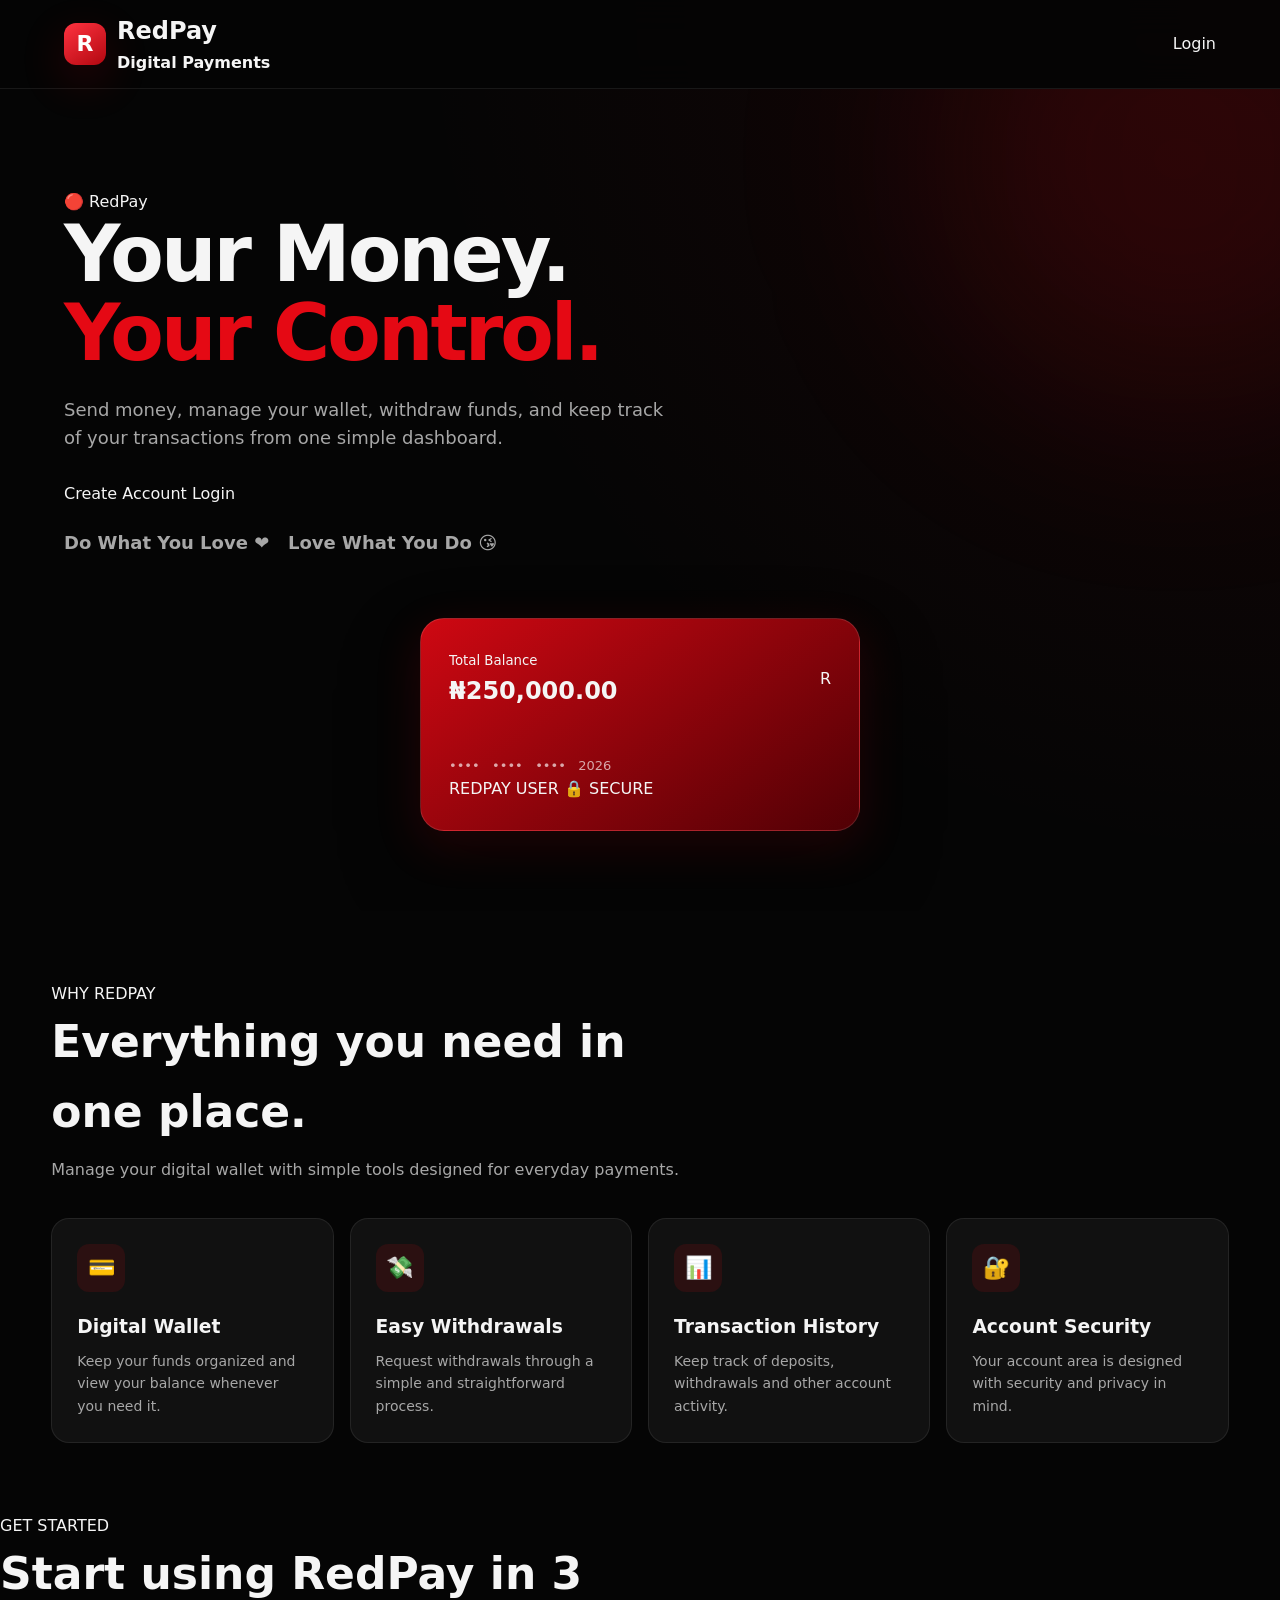
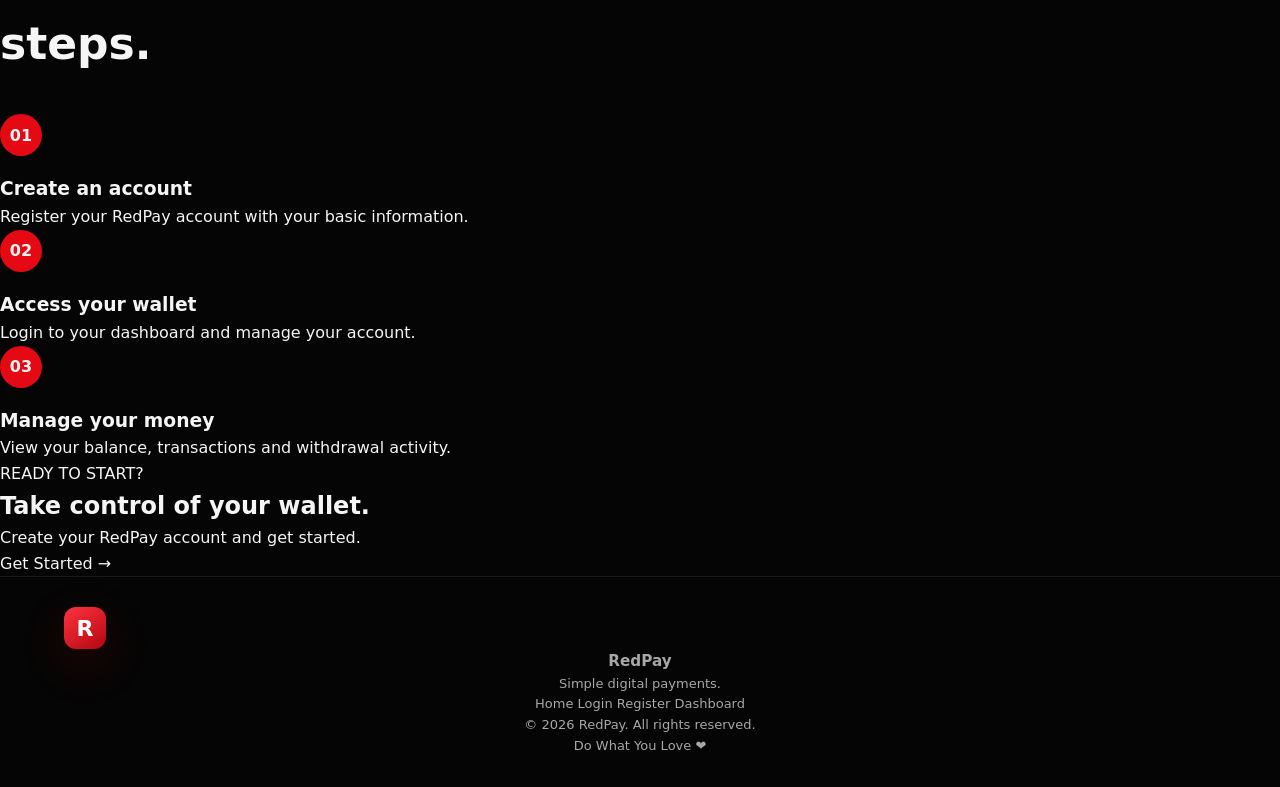
<file: index.html>
<!DOCTYPE html><html lang="en">
<head>
  <meta charset="UTF-8">
  <meta name="viewport" content="width=device-width, initial-scale=1.0">  <meta name="theme-color" content="#e50914">
  <meta name="description" content="RedPay — simple, secure and modern digital payments.">  <title>RedPay — Do What You Love</title>  <link rel="stylesheet" href="style.css">
</head><body>  <!-- HEADER -->  <header class="topbar">
    <div class="brand">
      <div class="brand-logo">R</div>
      <div>
        <h2>RedPay</h2>
        <span>Digital Payments</span>
      </div>
    </div><a href="login.html" class="login-btn">Login</a>

  </header>  <!-- HERO -->  <main><section class="hero">

  <div class="hero-content">

    <div class="badge">
      🔴 RedPay
    </div>

    <h1>
      Your Money.<br>
      <span>Your Control.</span>
    </h1>

    <p>
      Send money, manage your wallet, withdraw funds,
      and keep track of your transactions from one simple dashboard.
    </p>

    <div class="hero-buttons">
      <a href="register.html" class="primary-btn">
        Create Account
      </a>

      <a href="login.html" class="secondary-btn">
        Login
      </a>
    </div>

    <p class="tagline">
      Do What You Love ❤️ &nbsp; Love What You Do 😘
    </p>

  </div>


  <!-- WALLET CARD -->
  <div class="wallet-preview">

    <div class="wallet-card">

      <div class="wallet-top">
        <div>
          <small>Total Balance</small>
          <h2>₦250,000.00</h2>
        </div>

        <div class="card-icon">
          R
        </div>
      </div>

      <div class="wallet-number">
        •••• &nbsp; •••• &nbsp; •••• &nbsp; 2026
      </div>

      <div class="wallet-bottom">
        <span>REDPAY USER</span>
        <span>🔒 SECURE</span>
      </div>

    </div>

  </div>

</section>


<!-- FEATURES -->
<section class="features">

  <div class="section-heading">
    <span>WHY REDPAY</span>
    <h2>Everything you need in one place.</h2>
    <p>
      Manage your digital wallet with simple tools designed
      for everyday payments.
    </p>
  </div>


  <div class="feature-grid">

    <div class="feature-card">
      <div class="feature-icon">💳</div>
      <h3>Digital Wallet</h3>
      <p>
        Keep your funds organized and view your balance
        whenever you need it.
      </p>
    </div>


    <div class="feature-card">
      <div class="feature-icon">💸</div>
      <h3>Easy Withdrawals</h3>
      <p>
        Request withdrawals through a simple and
        straightforward process.
      </p>
    </div>


    <div class="feature-card">
      <div class="feature-icon">📊</div>
      <h3>Transaction History</h3>
      <p>
        Keep track of deposits, withdrawals and
        other account activity.
      </p>
    </div>


    <div class="feature-card">
      <div class="feature-icon">🔐</div>
      <h3>Account Security</h3>
      <p>
        Your account area is designed with security
        and privacy in mind.
      </p>
    </div>

  </div>

</section>


<!-- HOW IT WORKS -->
<section class="how-it-works">

  <div class="section-heading">
    <span>GET STARTED</span>
    <h2>Start using RedPay in 3 steps.</h2>
  </div>


  <div class="steps">

    <div class="step">
      <div class="step-number">01</div>
      <h3>Create an account</h3>
      <p>
        Register your RedPay account with your basic information.
      </p>
    </div>


    <div class="step">
      <div class="step-number">02</div>
      <h3>Access your wallet</h3>
      <p>
        Login to your dashboard and manage your account.
      </p>
    </div>


    <div class="step">
      <div class="step-number">03</div>
      <h3>Manage your money</h3>
      <p>
        View your balance, transactions and withdrawal activity.
      </p>
    </div>

  </div>

</section>


<!-- CTA -->
<section class="cta">

  <div class="cta-box">

    <div>
      <span>READY TO START?</span>

      <h2>
        Take control of your wallet.
      </h2>

      <p>
        Create your RedPay account and get started.
      </p>
    </div>

    <a href="register.html" class="primary-btn">
      Get Started →
    </a>

  </div>

</section>

  </main>  <!-- FOOTER -->  <footer><div class="footer-content">

  <div class="footer-brand">
    <div class="brand-logo">R</div>

    <div>
      <h3>RedPay</h3>
      <p>
        Simple digital payments.
      </p>
    </div>
  </div>


  <div class="footer-links">

    <a href="index.html">Home</a>
    <a href="login.html">Login</a>
    <a href="register.html">Register</a>
    <a href="dashboard.html">Dashboard</a>

  </div>

</div>


<div class="footer-bottom">
  <p>
    © <span id="year"></span> RedPay. All rights reserved.
  </p>

  <p>
    Do What You Love ❤️
  </p>
</div>

  </footer>  <!-- JAVASCRIPT -->  <script src="app.js"></script>  <script>
    document.getElementById("year").textContent =
      new Date().getFullYear();
  </script></body>
    </html>
</file>
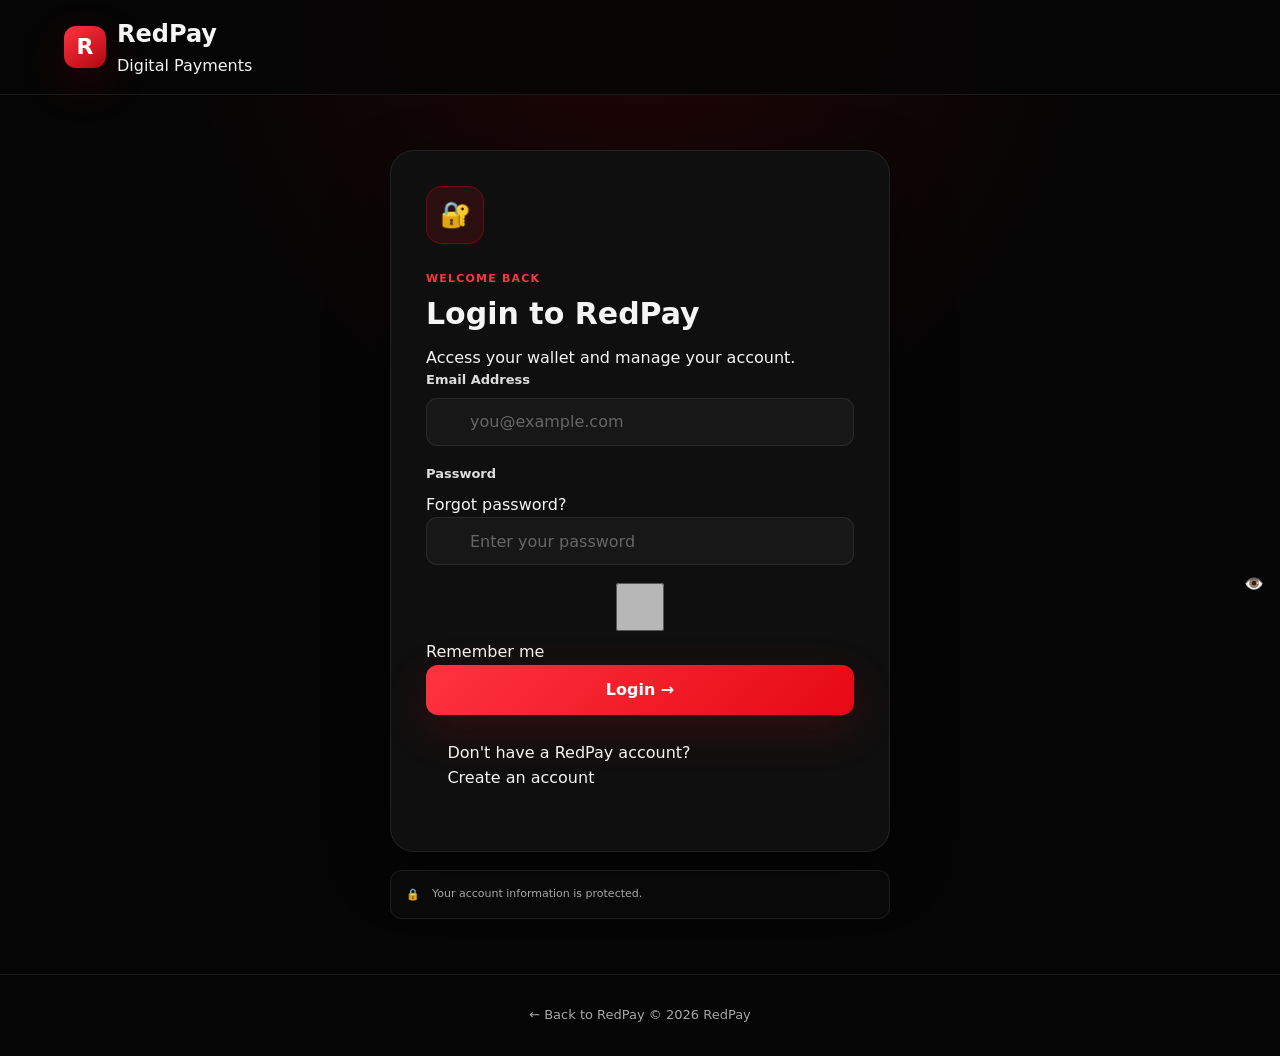
<file: dashboard.html>
<!DOCTYPE html><html lang="en">
<head>
  <meta charset="UTF-8">
  <meta name="viewport" content="width=device-width, initial-scale=1.0">
  <meta name="theme-color" content="#e50914">
  <meta name="description" content="RedPay Dashboard">
  <title>Dashboard — RedPay</title>  <link rel="stylesheet" href="style.css">
</head><body>  <!-- TOP NAVIGATION -->  <header class="topbar"><div class="brand">
  <div class="brand-logo">R</div>

  <div>
    <h2>RedPay</h2>
    <span>Digital Payments</span>
  </div>
</div>

<div class="nav-actions">

  <a href="profile.html" class="profile-button">
    👤 Profile
  </a>

  <button id="logoutBtn" class="logout-button">
    Logout
  </button>

</div>

  </header>  <!-- DASHBOARD -->  <main class="dashboard-container"><!-- WELCOME -->
<section class="dashboard-header">

  <div>
    <span class="eyebrow">REDPAY DASHBOARD</span>

    <h1>
      Welcome back, <span id="userName">User</span> 👋
    </h1>

    <p>
      Manage your wallet and transactions from one place.
    </p>
  </div>

  <div class="status-badge">
    <span class="status-dot"></span>
    Account Active
  </div>

</section>


<!-- BALANCE CARDS -->
<section class="balance-grid">

  <!-- MAIN BALANCE -->
  <div class="balance-card primary-balance">

    <div class="balance-card-top">
      <span>Total Balance</span>
      <span class="balance-icon">₦</span>
    </div>

    <h2 id="balance">
      ₦0.00
    </h2>

    <p>
      Available wallet balance
    </p>

    <div class="balance-card-bottom">
      <span>RedPay Wallet</span>
      <span id="accountNumber">••••••••</span>
    </div>

  </div>


  <!-- TOTAL DEPOSITS -->
  <div class="stat-card">

    <div class="stat-icon">
      💰
    </div>

    <div>
      <span>Total Deposits</span>
      <h3 id="totalDeposits">
        ₦0.00
      </h3>
    </div>

  </div>


  <!-- TOTAL WITHDRAWALS -->
  <div class="stat-card">

    <div class="stat-icon">
      💸
    </div>

    <div>
      <span>Total Withdrawals</span>
      <h3 id="totalWithdrawals">
        ₦0.00
      </h3>
    </div>

  </div>

</section>


<!-- QUICK ACTIONS -->
<section class="dashboard-section">

  <div class="section-title">
    <div>
      <span>QUICK ACTIONS</span>
      <h2>Manage your wallet</h2>
    </div>
  </div>


  <div class="quick-actions">

    <a href="withdraw.html" class="action-card">

      <div class="action-icon">
        💸
      </div>

      <div>
        <h3>Withdraw</h3>
        <p>Request a withdrawal</p>
      </div>

      <span class="arrow">→</span>

    </a>


    <a href="history.html" class="action-card">

      <div class="action-icon">
        📊
      </div>

      <div>
        <h3>Transaction History</h3>
        <p>View your transactions</p>
      </div>

      <span class="arrow">→</span>

    </a>


    <a href="profile.html" class="action-card">

      <div class="action-icon">
        👤
      </div>

      <div>
        <h3>My Profile</h3>
        <p>Manage your account</p>
      </div>

      <span class="arrow">→</span>

    </a>

  </div>

</section>


<!-- RECENT TRANSACTIONS -->
<section class="dashboard-section">

  <div class="section-title">

    <div>
      <span>ACTIVITY</span>
      <h2>Recent Transactions</h2>
    </div>

    <a href="history.html" class="view-all">
      View all →
    </a>

  </div>


  <div class="transactions-card">

    <div id="transactionsList">

      <!-- Transaction inserted by JavaScript -->

      <div class="empty-transactions">

        <div class="empty-icon">
          📋
        </div>

        <h3>No transactions yet</h3>

        <p>
          Your recent wallet activity will appear here.
        </p>

      </div>

    </div>

  </div>

</section>


<!-- ACCOUNT INFORMATION -->
<section class="dashboard-section">

  <div class="section-title">

    <div>
      <span>ACCOUNT</span>
      <h2>Account Information</h2>
    </div>

    <a href="profile.html" class="view-all">
      Edit profile →
    </a>

  </div>


  <div class="account-info-card">

    <div class="info-row">

      <div class="info-label">
        <span class="info-icon">👤</span>
        <span>Full Name</span>
      </div>

      <strong id="profileName">
        User
      </strong>

    </div>


    <div class="info-row">

      <div class="info-label">
        <span class="info-icon">📧</span>
        <span>Email</span>
      </div>

      <strong id="profileEmail">
        Not provided
      </strong>

    </div>


    <div class="info-row">

      <div class="info-label">
        <span class="info-icon">📱</span>
        <span>Phone</span>
      </div>

      <strong id="profilePhone">
        Not provided
      </strong>

    </div>


    <div class="info-row">

      <div class="info-label">
        <span class="info-icon">🔐</span>
        <span>Account Status</span>
      </div>

      <strong class="verified">
        ✓ Active
      </strong>

    </div>

  </div>

</section>


<!-- SECURITY NOTICE -->
<section class="security-notice">

  <div class="security-icon">
    🔒
  </div>

  <div>
    <h3>Keep your account secure</h3>

    <p>
      Never share your RedPay password, PIN, or verification
      information with anyone.
    </p>
  </div>

</section>

  </main>  <!-- MOBILE BOTTOM NAVIGATION -->  <nav class="bottom-nav"><a href="dashboard.html" class="bottom-nav-item active">
  <span>⌂</span>
  <small>Home</small>
</a>

<a href="withdraw.html" class="bottom-nav-item">
  <span>💸</span>
  <small>Withdraw</small>
</a>

<a href="history.html" class="bottom-nav-item">
  <span>📊</span>
  <small>History</small>
</a>

<a href="profile.html" class="bottom-nav-item">
  <span>👤</span>
  <small>Profile</small>
</a>

  </nav>  <!-- JAVASCRIPT -->  <script src="app.js"></script>  <script>

    document.addEventListener("DOMContentLoaded", function () {

      /*
       * REDPAY LOCAL ACCOUNT DATA
       *
       * These values can later be replaced with
       * data from your real backend/API.
       */

      const user =
        JSON.parse(localStorage.getItem("redpayUser")) || {};

      const balance =
        Number(localStorage.getItem("redpayBalance")) || 0;

      const transactions =
        JSON.parse(
          localStorage.getItem("redpayTransactions") || "[]"
        );


      /* USER NAME */

      const name =
        user.name ||
        user.fullName ||
        "User";

      const userName =
        document.getElementById("userName");

      const profileName =
        document.getElementById("profileName");

      if (userName) {
        userName.textContent = name;
      }

      if (profileName) {
        profileName.textContent = name;
      }


      /* EMAIL */

      const profileEmail =
        document.getElementById("profileEmail");

      if (profileEmail && user.email) {
        profileEmail.textContent = user.email;
      }


      /* PHONE */

      const profilePhone =
        document.getElementById("profilePhone");

      if (profilePhone && user.phone) {
        profilePhone.textContent = user.phone;
      }


      /* BALANCE */

      const balanceElement =
        document.getElementById("balance");

      if (balanceElement) {
        balanceElement.textContent =
          formatMoney(balance);
      }


      /* ACCOUNT NUMBER */

      const accountNumber =
        document.getElementById("accountNumber");

      if (accountNumber && user.accountNumber) {

        accountNumber.textContent =
          maskAccountNumber(user.accountNumber);

      }


      /* CALCULATE TRANSACTION TOTALS */

      let deposits = 0;
      let withdrawals = 0;


      transactions.forEach(function (transaction) {

        const amount =
          Number(transaction.amount) || 0;

        const type =
          String(transaction.type || "").toLowerCase();


        if (
          type === "deposit" ||
          type === "credit"
        ) {

          deposits += amount;

        }


        if (
          type === "withdrawal" ||
          type === "withdraw"
        ) {

          withdrawals += amount;

        }

      });


      document.getElementById(
        "totalDeposits"
      ).textContent = formatMoney(deposits);


      document.getElementById(
        "totalWithdrawals"
      ).textContent = formatMoney(withdrawals);


      /* DISPLAY TRANSACTIONS */

      displayTransactions(transactions);


      /* LOGOUT */

      const logoutBtn =
        document.getElementById("logoutBtn");


      if (logoutBtn) {

        logoutBtn.addEventListener(
          "click",
          function () {

            localStorage.removeItem("redpayLoggedIn");

            window.location.href =
              "login.html";

          }
        );

      }

    });


    /* FORMAT MONEY */

    function formatMoney(amount) {

      return "₦" +
        Number(amount || 0).toLocaleString(
          "en-NG",
          {
            minimumFractionDigits: 2,
            maximumFractionDigits: 2
          }
        );

    }


    /* MASK ACCOUNT NUMBER */

    function maskAccountNumber(number) {

      const value =
        String(number);

      if (value.length <= 4) {
        return value;
      }

      return "••••" +
        value.slice(-4);

    }


    /* DISPLAY TRANSACTIONS */

    function displayTransactions(transactions) {

      const container =
        document.getElementById(
          "transactionsList"
        );


      if (!container) {
        return;
      }


      if (
        !Array.isArray(transactions) ||
        transactions.length === 0
      ) {

        return;

      }


      container.innerHTML = "";


      transactions
        .slice()
        .reverse()
        .slice(0, 5)
        .forEach(function (transaction) {

          const amount =
            Number(transaction.amount) || 0;

          const type =
            String(
              transaction.type || "transaction"
            ).toLowerCase();


          const isWithdrawal =
            type === "withdrawal" ||
            type === "withdraw";


          const row =
            document.createElement("div");

          row.className =
            "transaction-row";


          row.innerHTML = `

            <div class="transaction-left">

              <div class="transaction-icon ${
                isWithdrawal
                  ? "withdrawal"
                  : "deposit"
              }">

                ${
                  isWithdrawal
                    ? "↓"
                    : "↑"
                }

              </div>

              <div>

                <h3>
                  ${
                    transaction.description ||
                    (
                      isWithdrawal
                        ? "Withdrawal"
                        : "Deposit"
                    )
                  }
                </h3>

                <small>
                  ${
                    transaction.date ||
                    "Recent transaction"
                  }
                </small>

              </div>

            </div>


            <div class="transaction-amount ${
              isWithdrawal
                ? "negative"
                : "positive"
            }">

              ${
                isWithdrawal
                  ? "-"
                  : "+"
              }

              ${formatMoney(amount)}

            </div>

          `;


          container.appendChild(row);

        });

    }

  </script></body>
      </html>
</file>
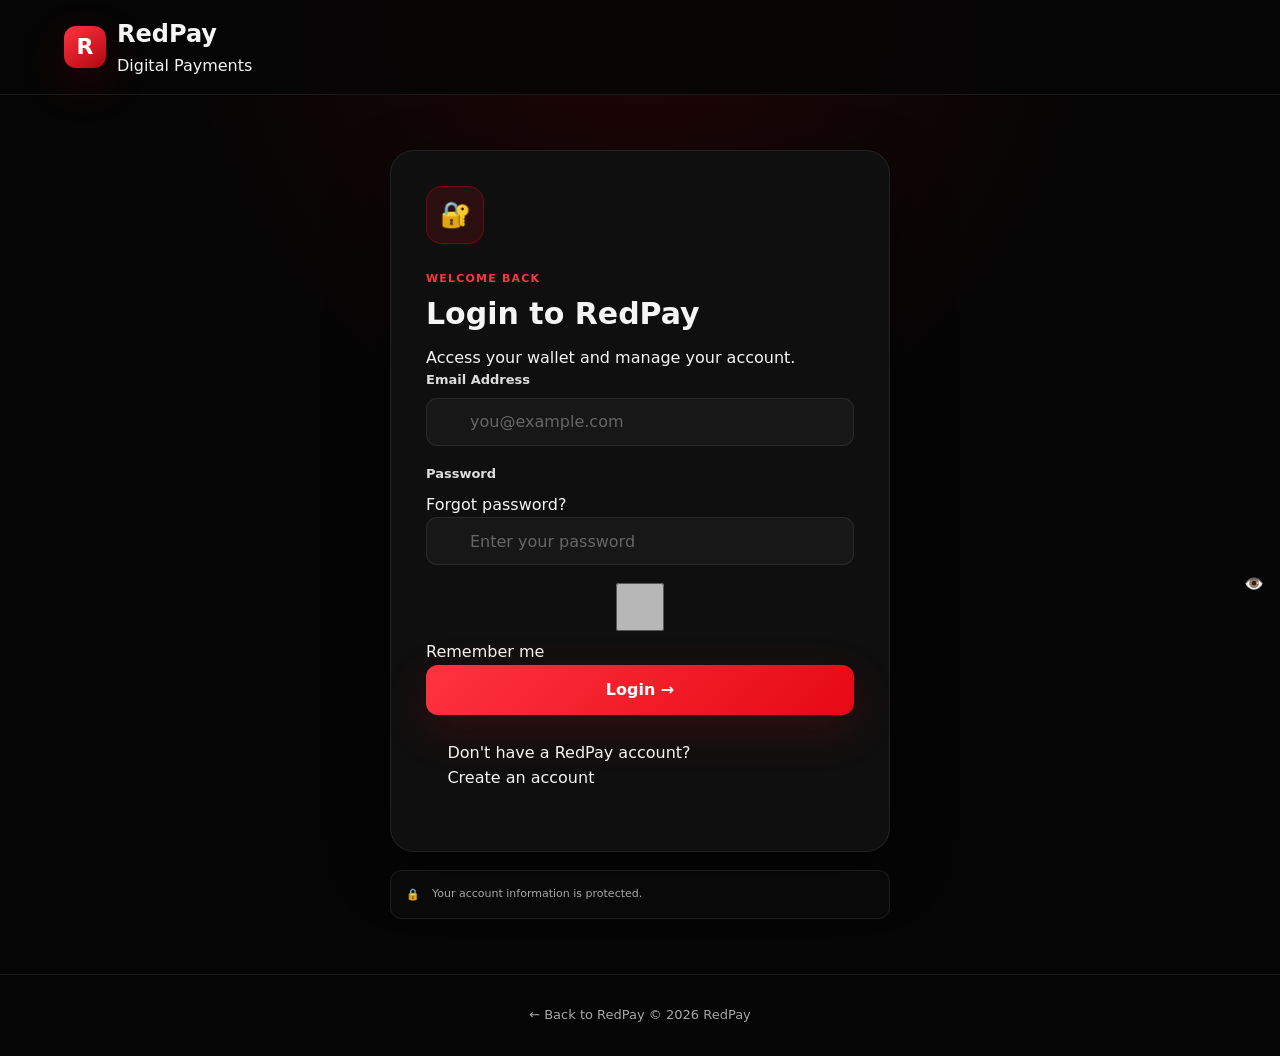
<file: history.html>
<!DOCTYPE html><html lang="en">
<head>
  <meta charset="UTF-8">
  <meta name="viewport" content="width=device-width, initial-scale=1.0">
  <meta name="theme-color" content="#e50914">
  <meta name="description" content="RedPay transaction history">
  <title>Transaction History — RedPay</title>  <link rel="stylesheet" href="style.css">
</head><body>  <!-- TOP BAR -->  <header class="topbar"><div class="brand">
  <div class="brand-logo">R</div>

  <div>
    <h2>RedPay</h2>
    <span>Digital Payments</span>
  </div>
</div>

<div class="nav-actions">

  <a href="dashboard.html" class="profile-button">
    ← Dashboard
  </a>

  <button id="logoutBtn" class="logout-button">
    Logout
  </button>

</div>

  </header>  <!-- MAIN -->  <main class="history-container"><!-- PAGE HEADER -->
<section class="dashboard-header">

  <div>
    <span class="eyebrow">REDPAY WALLET</span>

    <h1>
      Transaction History 📊
    </h1>

    <p>
      View and track your wallet activity.
    </p>
  </div>

  <div class="status-badge">
    <span class="status-dot"></span>
    Account Active
  </div>

</section>


<!-- SUMMARY -->
<section class="history-summary">

  <div class="history-stat">

    <div class="stat-icon">
      💰
    </div>

    <div>
      <span>Total Deposits</span>

      <h3 id="totalDeposits">
        ₦0.00
      </h3>
    </div>

  </div>


  <div class="history-stat">

    <div class="stat-icon">
      💸
    </div>

    <div>
      <span>Total Withdrawals</span>

      <h3 id="totalWithdrawals">
        ₦0.00
      </h3>
    </div>

  </div>


  <div class="history-stat">

    <div class="stat-icon">
      📋
    </div>

    <div>
      <span>Total Transactions</span>

      <h3 id="totalTransactions">
        0
      </h3>
    </div>

  </div>

</section>


<!-- FILTER -->
<section class="history-controls">

  <div class="search-box">

    <span>🔎</span>

    <input
      type="search"
      id="searchInput"
      placeholder="Search transactions..."
      autocomplete="off"
    >

  </div>


  <select id="typeFilter">

    <option value="all">
      All Transactions
    </option>

    <option value="deposit">
      Deposits
    </option>

    <option value="withdrawal">
      Withdrawals
    </option>

  </select>


  <select id="statusFilter">

    <option value="all">
      All Statuses
    </option>

    <option value="completed">
      Completed
    </option>

    <option value="pending">
      Pending
    </option>

    <option value="failed">
      Failed
    </option>

  </select>

</section>


<!-- TRANSACTIONS -->
<section class="history-card">

  <div class="history-card-header">

    <div>
      <span>ACTIVITY</span>

      <h2>
        All Transactions
      </h2>
    </div>

    <button
      id="clearHistoryBtn"
      class="clear-btn"
      type="button"
    >
      Clear Demo History
    </button>

  </div>


  <div id="transactionsContainer">

    <!-- Transactions generated here -->

  </div>


  <!-- EMPTY STATE -->
  <div
    id="emptyState"
    class="empty-transactions"
    style="display:none;"
  >

    <div class="empty-icon">
      📋
    </div>

    <h3>
      No transactions found
    </h3>

    <p>
      Your wallet activity will appear here.
    </p>

    <a
      href="dashboard.html"
      class="secondary-btn"
    >
      Back to Dashboard
    </a>

  </div>

</section>


<!-- SECURITY NOTICE -->
<section class="security-notice">

  <div class="security-icon">
    🔒
  </div>

  <div>

    <h3>
      Keep your account secure
    </h3>

    <p>
      Never share your RedPay password, PIN,
      OTP, or verification information with anyone.
    </p>

  </div>

</section>

  </main>  <!-- MOBILE NAVIGATION -->  <nav class="bottom-nav"><a
  href="dashboard.html"
  class="bottom-nav-item"
>
  <span>⌂</span>
  <small>Home</small>
</a>


<a
  href="withdraw.html"
  class="bottom-nav-item"
>
  <span>💸</span>
  <small>Withdraw</small>
</a>


<a
  href="history.html"
  class="bottom-nav-item active"
>
  <span>📊</span>
  <small>History</small>
</a>


<a
  href="profile.html"
  class="bottom-nav-item"
>
  <span>👤</span>
  <small>Profile</small>
</a>

  </nav>  <!-- JAVASCRIPT -->  <script src="app.js"></script>  <script>

    document.addEventListener(
      "DOMContentLoaded",
      function () {

        let transactions =
          getTransactions();


        const container =
          document.getElementById(
            "transactionsContainer"
          );


        const emptyState =
          document.getElementById(
            "emptyState"
          );


        const searchInput =
          document.getElementById(
            "searchInput"
          );


        const typeFilter =
          document.getElementById(
            "typeFilter"
          );


        const statusFilter =
          document.getElementById(
            "statusFilter"
          );


        /*
         * INITIAL RENDER
         */

        updateSummary(
          transactions
        );


        renderTransactions(
          transactions
        );


        /*
         * SEARCH
         */

        searchInput.addEventListener(
          "input",
          applyFilters
        );


        /*
         * TYPE FILTER
         */

        typeFilter.addEventListener(
          "change",
          applyFilters
        );


        /*
         * STATUS FILTER
         */

        statusFilter.addEventListener(
          "change",
          applyFilters
        );


        /*
         * CLEAR DEMO HISTORY
         */

        const clearHistoryBtn =
          document.getElementById(
            "clearHistoryBtn"
          );


        clearHistoryBtn.addEventListener(
          "click",
          function () {

            if (
              transactions.length === 0
            ) {

              showNotice(
                "There is no transaction history to clear.",
                "error"
              );

              return;

            }


            const confirmed =
              window.confirm(
                "Clear all demo transaction history?"
              );


            if (!confirmed) {
              return;
            }


            localStorage.removeItem(
              "redpayTransactions"
            );


            transactions = [];


            updateSummary(
              transactions
            );


            renderTransactions(
              transactions
            );


            showNotice(
              "Demo transaction history cleared.",
              "success"
            );

          }
        );


        /*
         * LOGOUT
         */

        const logoutBtn =
          document.getElementById(
            "logoutBtn"
          );


        if (logoutBtn) {

          logoutBtn.addEventListener(
            "click",
            function () {

              localStorage.removeItem(
                "redpayLoggedIn"
              );

              window.location.href =
                "login.html";

            }
          );

        }


        /*
         * APPLY FILTERS
         */

        function applyFilters() {

          const search =
            searchInput.value
              .trim()
              .toLowerCase();


          const selectedType =
            typeFilter.value;


          const selectedStatus =
            statusFilter.value;


          const filtered =
            transactions.filter(
              function (transaction) {

                const type =
                  normalizeType(
                    transaction.type
                  );


                const status =
                  String(
                    transaction.status ||
                    "completed"
                  ).toLowerCase();


                const searchableText =
                  [
                    transaction.id,
                    transaction.description,
                    transaction.bank,
                    transaction.accountName,
                    transaction.accountNumber,
                    transaction.date
                  ]
                    .filter(Boolean)
                    .join(" ")
                    .toLowerCase();


                const matchesSearch =
                  !search ||
                  searchableText.includes(
                    search
                  );


                const matchesType =
                  selectedType === "all" ||
                  type === selectedType;


                const matchesStatus =
                  selectedStatus === "all" ||
                  status === selectedStatus;


                return (
                  matchesSearch &&
                  matchesType &&
                  matchesStatus
                );

              }
            );


          renderTransactions(
            filtered
          );

        }


        /*
         * RENDER TRANSACTIONS
         */

        function renderTransactions(
          list
        ) {

          container.innerHTML = "";


          if (
            !Array.isArray(list) ||
            list.length === 0
          ) {

            emptyState.style.display =
              "block";

            return;

          }


          emptyState.style.display =
            "none";


          list
            .slice()
            .reverse()
            .forEach(
              function (transaction) {

                const row =
                  createTransactionRow(
                    transaction
                  );


                container.appendChild(
                  row
                );

              }
            );

        }


        /*
         * CREATE TRANSACTION ROW
         */

        function createTransactionRow(
          transaction
        ) {

          const row =
            document.createElement(
              "div"
            );


          const type =
            normalizeType(
              transaction.type
            );


          const amount =
            Number(
              transaction.amount
            ) || 0;


          const status =
            String(
              transaction.status ||
              "completed"
            ).toLowerCase();


          const isWithdrawal =
            type === "withdrawal";


          row.className =
            "transaction-row history-row";


          const sign =
            isWithdrawal
              ? "-"
              : "+";


          const amountClass =
            isWithdrawal
              ? "negative"
              : "positive";


          const icon =
            isWithdrawal
              ? "↓"
              : "↑";


          const title =
            transaction.description ||
            (
              isWithdrawal
                ? "Withdrawal"
                : "Deposit"
            );


          const date =
            transaction.date ||
            "Unknown date";


          const transactionId =
            transaction.id ||
            "N/A";


          row.innerHTML = `

            <div class="transaction-left">

              <div class="transaction-icon ${
                isWithdrawal
                  ? "withdrawal"
                  : "deposit"
              }">

                ${icon}

              </div>


              <div class="transaction-details">

                <h3>
                  ${escapeHTML(title)}
                </h3>

                <small>
                  ${escapeHTML(date)}
                </small>

                <small class="transaction-id">
                  ID: ${escapeHTML(
                    transactionId
                  )}
                </small>

              </div>

            </div>


            <div class="history-middle">

              ${
                transaction.bank
                  ? `
                    <span>
                      ${escapeHTML(
                        transaction.bank
                      )}
                    </span>
                  `
                  : ""
              }

              ${
                transaction.accountNumber
                  ? `
                    <small>
                      Account:
                      ${maskAccount(
                        transaction.accountNumber
                      )}
                    </small>
                  `
                  : ""
              }

            </div>


            <div class="transaction-right">

              <strong
                class="transaction-amount ${amountClass}"
              >
                ${sign}${formatMoney(amount)}
              </strong>


              <span
                class="transaction-status status-${status}"
              >
                ${capitalize(status)}
              </span>

            </div>

          `;


          return row;

        }

      }
    );


    /*
     * GET TRANSACTIONS
     */

    function getTransactions() {

      try {

        const data =
          JSON.parse(
            localStorage.getItem(
              "redpayTransactions"
            ) || "[]"
          );


        return Array.isArray(data)
          ? data
          : [];

      } catch (error) {

        return [];

      }

    }


    /*
     * NORMALIZE TRANSACTION TYPE
     */

    function normalizeType(
      type
    ) {

      const value =
        String(
          type || ""
        ).toLowerCase();


      if (
        value === "withdraw" ||
        value === "withdrawal"
      ) {

        return "withdrawal";

      }


      if (
        value === "deposit" ||
        value === "credit"
      ) {

        return "deposit";

      }


      return value;

    }


    /*
     * UPDATE SUMMARY
     */

    function updateSummary(
      transactions
    ) {

      let deposits = 0;
      let withdrawals = 0;


      transactions.forEach(
        function (transaction) {

          const amount =
            Number(
              transaction.amount
            ) || 0;


          const type =
            normalizeType(
              transaction.type
            );


          if (type === "deposit") {

            deposits += amount;

          }


          if (type === "withdrawal") {

            withdrawals += amount;

          }

        }
      );


      document.getElementById(
        "totalDeposits"
      ).textContent =
        formatMoney(deposits);


      document.getElementById(
        "totalWithdrawals"
      ).textContent =
        formatMoney(withdrawals);


      document.getElementById(
        "totalTransactions"
      ).textContent =
        transactions.length;

    }


    /*
     * MONEY FORMAT
     */

    function formatMoney(
      amount
    ) {

      return "₦" +
        Number(
          amount || 0
        ).toLocaleString(
          "en-NG",
          {
            minimumFractionDigits: 2,
            maximumFractionDigits: 2
          }
        );

    }


    /*
     * MASK ACCOUNT NUMBER
     */

    function maskAccount(
      number
    ) {

      const value =
        String(number || "");


      if (
        value.length <= 4
      ) {

        return value;

      }


      return "••••" +
        value.slice(-4);

    }


    /*
     * CAPITALIZE
     */

    function capitalize(
      value
    ) {

      if (!value) {
        return "";
      }


      return value.charAt(0).toUpperCase() +
        value.slice(1);

    }


    /*
     * BASIC HTML ESCAPING
     */

    function escapeHTML(
      value
    ) {

      return String(
        value || ""
      )
        .replace(
          /&/g,
          "&amp;"
        )
        .replace(
          /</g,
          "&lt;"
        )
        .replace(
          />/g,
          "&gt;"
        )
        .replace(
          /"/g,
          "&quot;"
        )
        .replace(
          /'/g,
          "&#039;"
        );

    }


    /*
     * NOTICE
     */

    function showNotice(
      message,
      type
    ) {

      const old =
        document.getElementById(
          "historyNotice"
        );


      if (old) {
        old.remove();
      }


      const notice =
        document.createElement(
          "div"
        );


      notice.id =
        "historyNotice";


      notice.className =
        "withdraw-message " +
        type;


      notice.textContent =
        message;


      const main =
        document.querySelector(
          "main"
        );


      main.insertBefore(
        notice,
        main.firstChild
      );


      setTimeout(
        function () {

          if (notice) {
            notice.remove();
          }

        },
        4000
      );

    }

  </script></body>
  </html>
</file>
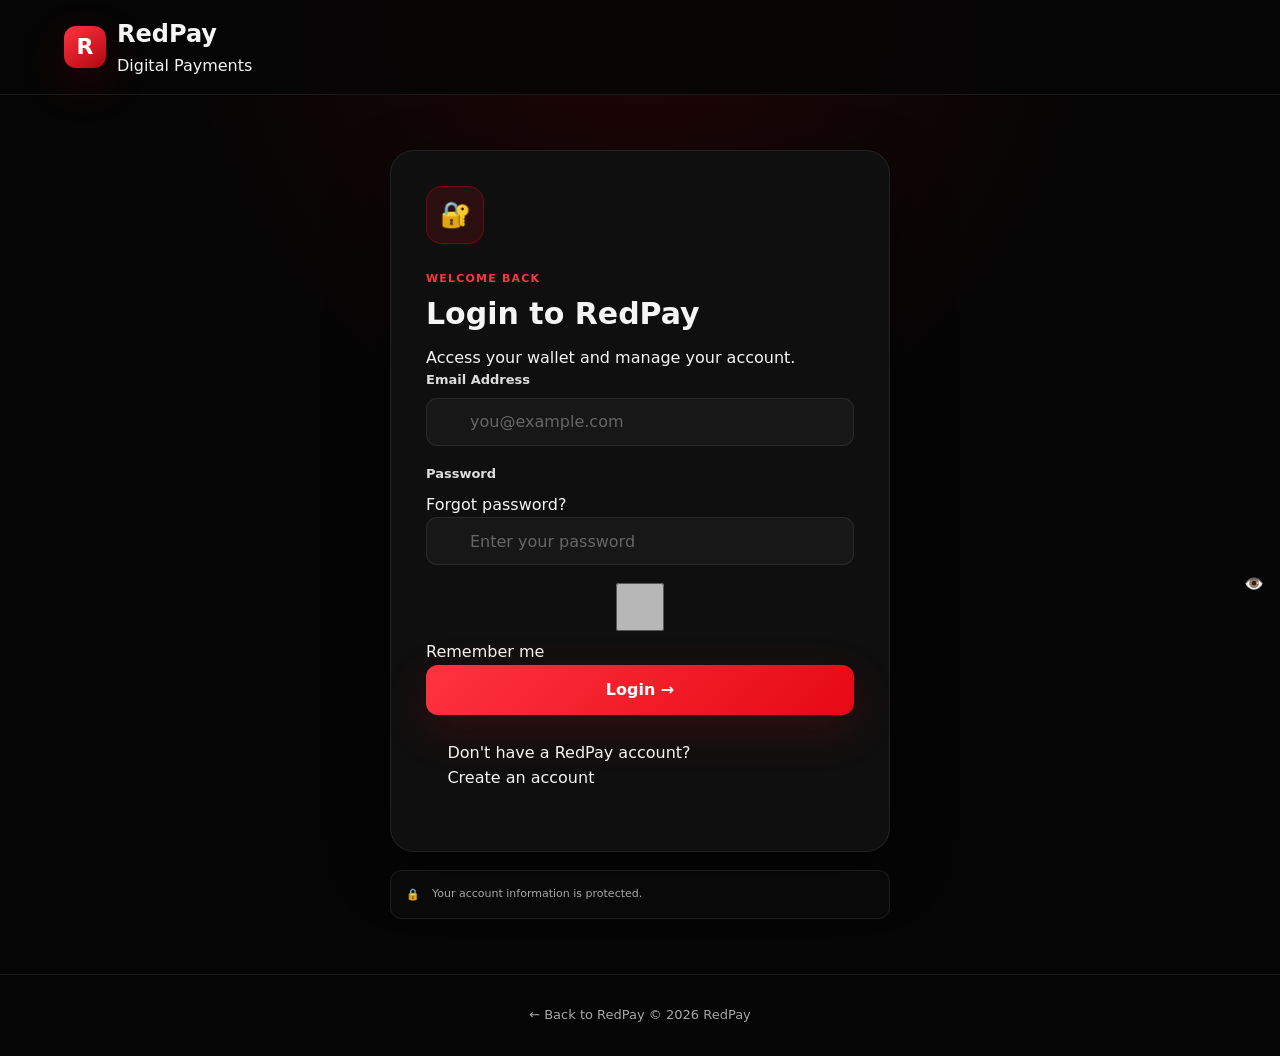
<file: login.html>
<!DOCTYPE html><html lang="en">
<head>
  <meta charset="UTF-8">
  <meta name="viewport" content="width=device-width, initial-scale=1.0">  <meta name="theme-color" content="#e50914">
  <meta name="description" content="Login to your RedPay account.">  <title>Login — RedPay</title>  <link rel="stylesheet" href="style.css">
</head><body class="auth-page">  <!-- AUTH HEADER -->  <header class="auth-header"><a href="index.html" class="auth-brand">

  <div class="brand-logo">
    R
  </div>

  <div>
    <h2>RedPay</h2>
    <span>Digital Payments</span>
  </div>

</a>

  </header>  <!-- MAIN -->  <main class="auth-container"><section class="auth-card">

  <!-- ICON -->
  <div class="auth-icon">
    🔐
  </div>


  <!-- HEADING -->
  <div class="auth-heading">

    <span class="eyebrow">
      WELCOME BACK
    </span>

    <h1>
      Login to RedPay
    </h1>

    <p>
      Access your wallet and manage your account.
    </p>

  </div>


  <!-- MESSAGE -->
  <div
    id="loginMessage"
    class="auth-message"
    style="display:none;"
  ></div>


  <!-- LOGIN FORM -->
  <form id="loginForm">

    <!-- EMAIL -->
    <div class="form-group">

      <label for="email">
        Email Address
      </label>

      <input
        type="email"
        id="email"
        name="email"
        placeholder="you@example.com"
        autocomplete="email"
        required
      >

    </div>


    <!-- PASSWORD -->
    <div class="form-group">

      <div class="password-label">

        <label for="password">
          Password
        </label>

        <a
          href="#"
          id="forgotPassword"
        >
          Forgot password?
        </a>

      </div>


      <div class="password-input">

        <input
          type="password"
          id="password"
          name="password"
          placeholder="Enter your password"
          autocomplete="current-password"
          required
        >

        <button
          type="button"
          id="togglePassword"
          class="password-toggle"
          aria-label="Show password"
        >
          👁️
        </button>

      </div>

    </div>


    <!-- REMEMBER -->
    <label class="remember-me">

      <input
        type="checkbox"
        id="rememberMe"
      >

      <span>
        Remember me
      </span>

    </label>


    <!-- LOGIN BUTTON -->
    <button
      type="submit"
      id="loginBtn"
      class="primary-btn auth-submit"
    >
      Login →
    </button>

  </form>


  <!-- REGISTER -->
  <div class="auth-footer">

    <p>
      Don't have a RedPay account?
    </p>

    <a href="register.html">
      Create an account
    </a>

  </div>

</section>


<!-- SECURITY -->
<div class="auth-security">

  <span>
    🔒
  </span>

  <p>
    Your account information is protected.
  </p>

</div>

  </main>  <!-- FOOTER -->  <footer class="auth-page-footer"><a href="index.html">
  ← Back to RedPay
</a>

<span>
  © <span id="year"></span> RedPay
</span>

  </footer>  <!-- APP JS -->  <script src="app.js"></script>  <script>

    document.addEventListener(
      "DOMContentLoaded",
      function () {


        /* YEAR */

        const year =
          document.getElementById(
            "year"
          );


        if (year) {

          year.textContent =
            new Date().getFullYear();

        }


        /* ELEMENTS */

        const form =
          document.getElementById(
            "loginForm"
          );


        const email =
          document.getElementById(
            "email"
          );


        const password =
          document.getElementById(
            "password"
          );


        const loginBtn =
          document.getElementById(
            "loginBtn"
          );


        const rememberMe =
          document.getElementById(
            "rememberMe"
          );


        const togglePassword =
          document.getElementById(
            "togglePassword"
          );


        const forgotPassword =
          document.getElementById(
            "forgotPassword"
          );


        /* LOAD SAVED EMAIL */

        const savedEmail =
          localStorage.getItem(
            "redpayRememberedEmail"
          );


        if (savedEmail) {

          email.value =
            savedEmail;

          rememberMe.checked =
            true;

        }


        /* SHOW / HIDE PASSWORD */

        togglePassword.addEventListener(
          "click",
          function () {

            if (
              password.type ===
              "password"
            ) {

              password.type =
                "text";

              togglePassword.textContent =
                "🙈";

              togglePassword.setAttribute(
                "aria-label",
                "Hide password"
              );

            } else {

              password.type =
                "password";

              togglePassword.textContent =
                "👁️";

              togglePassword.setAttribute(
                "aria-label",
                "Show password"
              );

            }

          }
        );


        /* LOGIN */

        form.addEventListener(
          "submit",
          function (event) {

            event.preventDefault();


            const emailValue =
              email.value
                .trim()
                .toLowerCase();


            const passwordValue =
              password.value;


            /* VALIDATION */

            if (
              !isValidEmail(
                emailValue
              )
            ) {

              showMessage(
                "Please enter a valid email address.",
                "error"
              );

              return;

            }


            if (
              passwordValue.length < 1
            ) {

              showMessage(
                "Please enter your password.",
                "error"
              );

              return;

            }


            /*
             * GET REGISTERED USER
             */

            let storedUser = null;


            try {

              storedUser =
                JSON.parse(
                  localStorage.getItem(
                    "redpayUser"
                  )
                );

            } catch (error) {

              storedUser = null;

            }


            /*
             * DEMO AUTHENTICATION
             *
             * This checks the account created
             * by register.html.
             */

            if (!storedUser) {

              showMessage(
                "No RedPay account was found. Please create an account first.",
                "error"
              );

              return;

            }


            const storedEmail =
              String(
                storedUser.email || ""
              )
                .trim()
                .toLowerCase();


            const storedPassword =
              String(
                storedUser.password || ""
              );


            if (
              emailValue !== storedEmail
            ) {

              showMessage(
                "Email or password is incorrect.",
                "error"
              );

              return;

            }


            if (
              passwordValue !==
              storedPassword
            ) {

              showMessage(
                "Email or password is incorrect.",
                "error"
              );

              return;

            }


            /*
             * BUTTON STATE
             */

            loginBtn.disabled =
              true;


            loginBtn.textContent =
              "Signing in...";


            /*
             * REMEMBER EMAIL
             */

            if (
              rememberMe.checked
            ) {

              localStorage.setItem(
                "redpayRememberedEmail",
                emailValue
              );

            } else {

              localStorage.removeItem(
                "redpayRememberedEmail"
              );

            }


            /*
             * LOGIN STATE
             */

            localStorage.setItem(
              "redpayLoggedIn",
              "true"
            );


            localStorage.setItem(
              "redpayLastLogin",
              new Date().toISOString()
            );


            /*
             * SMALL DELAY FOR UI
             */

            setTimeout(
              function () {

                window.location.href =
                  "dashboard.html";

              },
              500
            );

          }
        );


        /*
         * FORGOT PASSWORD
         */

        forgotPassword.addEventListener(
          "click",
          function (event) {

            event.preventDefault();


            showMessage(
              "Password recovery will be connected to the RedPay backend later.",
              "info"
            );

          }
        );


      }
    );


    /*
     * EMAIL VALIDATION
     */

    function isValidEmail(
      email
    ) {

      return /^[^\s@]+@[^\s@]+\.[^\s@]+$/
        .test(email);

    }


    /*
     * MESSAGE
     */

    function showMessage(
      message,
      type
    ) {

      const box =
        document.getElementById(
          "loginMessage"
        );


      if (!box) {
        return;
      }


      box.style.display =
        "block";


      box.className =
        "auth-message " +
        type;


      box.textContent =
        message;

    }

  </script></body>
</html>
</file>
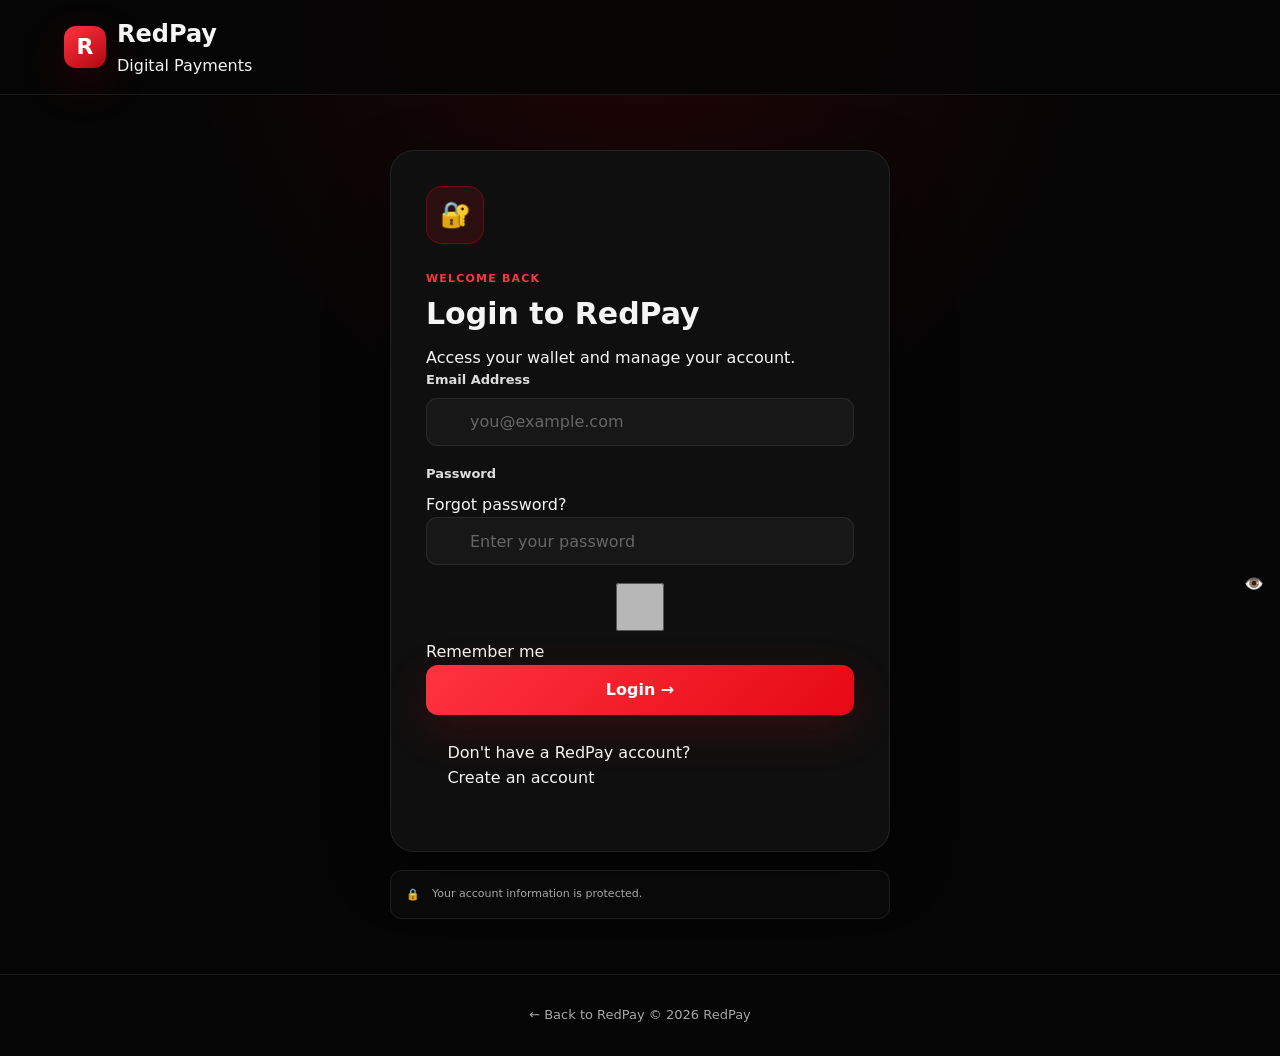
<file: profile.html>
<!DOCTYPE html><html lang="en">
<head>
  <meta charset="UTF-8">
  <meta name="viewport" content="width=device-width, initial-scale=1.0">
  <meta name="theme-color" content="#e50914">
  <meta name="description" content="RedPay user profile">
  <title>My Profile — RedPay</title>  <link rel="stylesheet" href="style.css">
</head><body>  <!-- TOP BAR -->  <header class="topbar"><div class="brand">

  <div class="brand-logo">
    R
  </div>

  <div>
    <h2>RedPay</h2>
    <span>Digital Payments</span>
  </div>

</div>


<div class="nav-actions">

  <a
    href="dashboard.html"
    class="profile-button"
  >
    ← Dashboard
  </a>

  <button
    id="logoutBtn"
    class="logout-button"
    type="button"
  >
    Logout
  </button>

</div>

  </header>  <!-- MAIN -->  <main class="profile-container"><!-- PAGE HEADER -->
<section class="dashboard-header">

  <div>

    <span class="eyebrow">
      REDPAY ACCOUNT
    </span>

    <h1>
      My Profile 👤
    </h1>

    <p>
      Manage your personal information and account details.
    </p>

  </div>


  <div class="status-badge">

    <span class="status-dot"></span>

    Account Active

  </div>

</section>


<!-- PROFILE HERO -->
<section class="profile-hero">

  <div class="profile-avatar" id="profileAvatar">
    U
  </div>

  <div class="profile-hero-info">

    <h2 id="displayName">
      User
    </h2>

    <p id="displayEmail">
      Not provided
    </p>

    <span class="verified-badge">
      ✓ Verified Account
    </span>

  </div>

</section>


<!-- PROFILE FORM -->
<section class="profile-card">

  <div class="card-heading">

    <span>PERSONAL INFORMATION</span>

    <h2>
      Account Details
    </h2>

    <p>
      Keep your information up to date.
    </p>

  </div>


  <form id="profileForm">

    <!-- FULL NAME -->
    <div class="form-group">

      <label for="fullName">
        Full Name
      </label>

      <input
        type="text"
        id="fullName"
        name="fullName"
        placeholder="Enter your full name"
        maxlength="80"
        autocomplete="name"
        required
      >

    </div>


    <!-- EMAIL -->
    <div class="form-group">

      <label for="email">
        Email Address
      </label>

      <input
        type="email"
        id="email"
        name="email"
        placeholder="Enter your email"
        maxlength="120"
        autocomplete="email"
        required
      >

    </div>


    <!-- PHONE -->
    <div class="form-group">

      <label for="phone">
        Phone Number
      </label>

      <input
        type="tel"
        id="phone"
        name="phone"
        placeholder="Enter your phone number"
        maxlength="20"
        autocomplete="tel"
      >

    </div>


    <!-- ACCOUNT NUMBER -->
    <div class="form-group">

      <label for="accountNumber">
        RedPay Account Number
      </label>

      <input
        type="text"
        id="accountNumber"
        name="accountNumber"
        placeholder="Account number"
        maxlength="20"
        readonly
      >

      <small>
        Your RedPay account number cannot be changed here.
      </small>

    </div>


    <!-- SAVE -->
    <button
      type="submit"
      id="saveBtn"
      class="primary-btn"
    >
      Save Changes →
    </button>

  </form>

</section>


<!-- ACCOUNT SUMMARY -->
<section class="profile-card">

  <div class="card-heading">

    <span>ACCOUNT INFORMATION</span>

    <h2>
      Account Summary
    </h2>

  </div>


  <div class="account-info-card">


    <div class="info-row">

      <div class="info-label">

        <span class="info-icon">
          🆔
        </span>

        <span>
          Account Number
        </span>

      </div>

      <strong id="summaryAccountNumber">
        Not available
      </strong>

    </div>


    <div class="info-row">

      <div class="info-label">

        <span class="info-icon">
          💰
        </span>

        <span>
          Wallet Balance
        </span>

      </div>

      <strong id="summaryBalance">
        ₦0.00
      </strong>

    </div>


    <div class="info-row">

      <div class="info-label">

        <span class="info-icon">
          📅
        </span>

        <span>
          Account Created
        </span>

      </div>

      <strong id="createdDate">
        Not available
      </strong>

    </div>


    <div class="info-row">

      <div class="info-label">

        <span class="info-icon">
          🔐
        </span>

        <span>
          Account Status
        </span>

      </div>

      <strong class="verified">
        ✓ Active
      </strong>

    </div>


  </div>

</section>


<!-- SECURITY -->
<section class="security-card">

  <div class="security-icon">
    🔒
  </div>

  <div>

    <h3>
      Account Security
    </h3>

    <p>
      Never share your password, PIN, OTP, or other
      security information with anyone.
    </p>

  </div>

  <button
    type="button"
    id="logoutSecurityBtn"
    class="secondary-btn"
  >
    Logout
  </button>

</section>


<!-- DANGER ZONE -->
<section class="danger-card">

  <div>

    <span>
      ACCOUNT
    </span>

    <h2>
      Sign out of RedPay
    </h2>

    <p>
      Sign out of this device when you're finished using RedPay.
    </p>

  </div>

  <button
    type="button"
    id="logoutDangerBtn"
    class="danger-btn"
  >
    Sign Out
  </button>

</section>

  </main>  <!-- MOBILE NAV -->  <nav class="bottom-nav"><a
  href="dashboard.html"
  class="bottom-nav-item"
>
  <span>⌂</span>
  <small>Home</small>
</a>


<a
  href="withdraw.html"
  class="bottom-nav-item"
>
  <span>💸</span>
  <small>Withdraw</small>
</a>


<a
  href="history.html"
  class="bottom-nav-item"
>
  <span>📊</span>
  <small>History</small>
</a>


<a
  href="profile.html"
  class="bottom-nav-item active"
>
  <span>👤</span>
  <small>Profile</small>
</a>

  </nav>  <!-- JAVASCRIPT -->  <script src="app.js"></script>  <script>

    document.addEventListener(
      "DOMContentLoaded",
      function () {

        /*
         * LOAD USER
         */

        let user = {};


        try {

          user =
            JSON.parse(
              localStorage.getItem(
                "redpayUser"
              ) || "{}"
            );

        } catch (error) {

          user = {};

        }


        /*
         * ELEMENTS
         */

        const fullName =
          document.getElementById(
            "fullName"
          );


        const email =
          document.getElementById(
            "email"
          );


        const phone =
          document.getElementById(
            "phone"
          );


        const accountNumber =
          document.getElementById(
            "accountNumber"
          );


        const displayName =
          document.getElementById(
            "displayName"
          );


        const displayEmail =
          document.getElementById(
            "displayEmail"
          );


        const profileAvatar =
          document.getElementById(
            "profileAvatar"
          );


        /*
         * USER VALUES
         */

        const name =
          user.fullName ||
          user.name ||
          "User";


        const userEmail =
          user.email ||
          "Not provided";


        const userPhone =
          user.phone ||
          "";


        const userAccountNumber =
          user.accountNumber ||
          generateAccountNumber();


        /*
         * FILL FORM
         */

        fullName.value =
          name === "User"
            ? ""
            : name;


        email.value =
          user.email ||
          "";


        phone.value =
          userPhone;


        accountNumber.value =
          userAccountNumber;


        /*
         * HEADER
         */

        displayName.textContent =
          name;


        displayEmail.textContent =
          userEmail;


        profileAvatar.textContent =
          getInitials(name);


        /*
         * SUMMARY
         */

        document.getElementById(
          "summaryAccountNumber"
        ).textContent =
          maskAccount(
            userAccountNumber
          );


        const balance =
          Number(
            localStorage.getItem(
              "redpayBalance"
            )
          ) || 0;


        document.getElementById(
          "summaryBalance"
        ).textContent =
          formatMoney(balance);


        /*
         * CREATED DATE
         */

        const createdDate =
          user.createdAt ||
          localStorage.getItem(
            "redpayAccountCreated"
          );


        if (createdDate) {

          document.getElementById(
            "createdDate"
          ).textContent =
            formatDate(createdDate);

        } else {

          document.getElementById(
            "createdDate"
          ).textContent =
            "Recently";

        }


        /*
         * SAVE PROFILE
         */

        const form =
          document.getElementById(
            "profileForm"
          );


        const saveBtn =
          document.getElementById(
            "saveBtn"
          );


        form.addEventListener(
          "submit",
          function (event) {

            event.preventDefault();


            const newName =
              fullName.value.trim();


            const newEmail =
              email.value.trim();


            const newPhone =
              phone.value.trim();


            /*
             * VALIDATION
             */

            if (
              newName.length < 2
            ) {

              showMessage(
                "Please enter your full name.",
                "error"
              );

              return;

            }


            if (
              !isValidEmail(newEmail)
            ) {

              showMessage(
                "Please enter a valid email address.",
                "error"
              );

              return;

            }


            /*
             * BUTTON STATE
             */

            saveBtn.disabled =
              true;


            saveBtn.textContent =
              "Saving...";


            /*
             * UPDATE USER
             */

            user.fullName =
              newName;

            user.name =
              newName;

            user.email =
              newEmail;

            user.phone =
              newPhone;

            user.accountNumber =
              userAccountNumber;


            if (!user.createdAt) {

              user.createdAt =
                new Date().toISOString();

            }


            /*
             * SAVE
             */

            localStorage.setItem(
              "redpayUser",
              JSON.stringify(user)
            );


            localStorage.setItem(
              "redpayAccountCreated",
              user.createdAt
            );


            /*
             * UPDATE UI
             */

            displayName.textContent =
              newName;


            displayEmail.textContent =
              newEmail;


            profileAvatar.textContent =
              getInitials(newName);


            saveBtn.disabled =
              false;


            saveBtn.textContent =
              "Save Changes →";


            showMessage(
              "Profile updated successfully.",
              "success"
            );

          }
        );


        /*
         * LOGOUT BUTTONS
         */

        document
          .getElementById("logoutBtn")
          .addEventListener(
            "click",
            logout
          );


        document
          .getElementById("logoutSecurityBtn")
          .addEventListener(
            "click",
            logout
          );


        document
          .getElementById("logoutDangerBtn")
          .addEventListener(
            "click",
            logout
          );


        /*
         * LOGOUT FUNCTION
         */

        function logout() {

          localStorage.removeItem(
            "redpayLoggedIn"
          );


          window.location.href =
            "login.html";

        }

      }
    );


    /*
     * GENERATE ACCOUNT NUMBER
     */

    function generateAccountNumber() {

      const existing =
        localStorage.getItem(
          "redpayAccountNumber"
        );


      if (existing) {
        return existing;
      }


      const number =
        "20" +
        Math.floor(
          10000000 +
          Math.random() * 89999999
        );


      localStorage.setItem(
        "redpayAccountNumber",
        number
      );


      return number;

    }


    /*
     * GET INITIALS
     */

    function getInitials(
      name
    ) {

      const words =
        String(name)
          .trim()
          .split(/\s+/)
          .filter(Boolean);


      if (words.length === 0) {
        return "U";
      }


      if (words.length === 1) {

        return words[0]
          .substring(0, 2)
          .toUpperCase();

      }


      return (
        words[0][0] +
        words[1][0]
      ).toUpperCase();

    }


    /*
     * MASK ACCOUNT
     */

    function maskAccount(
      number
    ) {

      const value =
        String(number || "");


      if (value.length <= 4) {
        return value;
      }


      return "••••" +
        value.slice(-4);

    }


    /*
     * FORMAT MONEY
     */

    function formatMoney(
      amount
    ) {

      return "₦" +
        Number(
          amount || 0
        ).toLocaleString(
          "en-NG",
          {
            minimumFractionDigits: 2,
            maximumFractionDigits: 2
          }
        );

    }


    /*
     * EMAIL VALIDATION
     */

    function isValidEmail(
      email
    ) {

      return /^[^\s@]+@[^\s@]+\.[^\s@]+$/
        .test(email);

    }


    /*
     * DATE FORMAT
     */

    function formatDate(
      date
    ) {

      const parsed =
        new Date(date);


      if (
        Number.isNaN(
          parsed.getTime()
        )
      ) {

        return "Recently";

      }


      return parsed.toLocaleDateString(
        "en-NG",
        {
          day: "numeric",
          month: "short",
          year: "numeric"
        }
      );

    }


    /*
     * MESSAGE
     */

    function showMessage(
      message,
      type
    ) {

      const old =
        document.getElementById(
          "profileMessage"
        );


      if (old) {
        old.remove();
      }


      const messageBox =
        document.createElement(
          "div"
        );


      messageBox.id =
        "profileMessage";


      messageBox.className =
        "withdraw-message " +
        type;


      messageBox.textContent =
        message;


      const main =
        document.querySelector(
          "main"
        );


      main.insertBefore(
        messageBox,
        main.firstChild
      );


      setTimeout(
        function () {

          if (messageBox) {
            messageBox.remove();
          }

        },
        4000
      );

    }

  </script></body>
  </html>
</file>
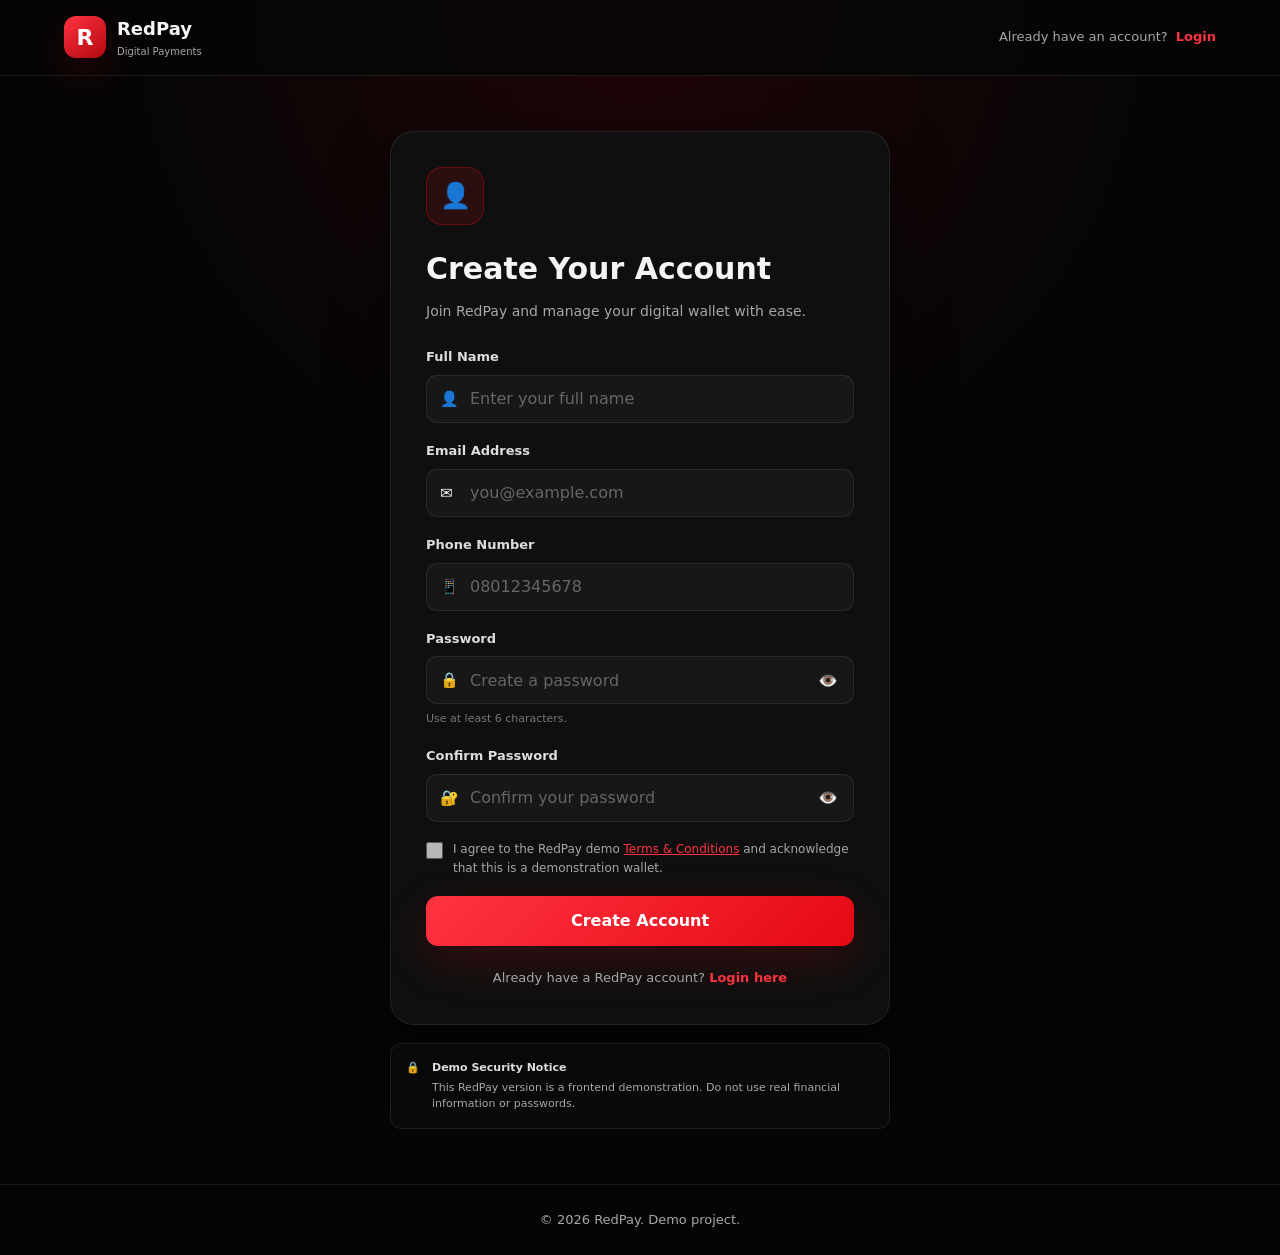
<file: register.html>
<!DOCTYPE html>
<html lang="en">
<head>
  <meta charset="UTF-8">
  <meta name="viewport" content="width=device-width, initial-scale=1.0">

  <meta name="theme-color" content="#e50914">
  <meta name="description" content="Create your RedPay account">

  <title>Create Account — RedPay</title>

  <link rel="stylesheet" href="style.css">
</head>

<body class="auth-page">

  <!-- HEADER -->
  <header class="auth-header">
    <a href="index.html" class="auth-brand">
      <span class="brand-logo">R</span>
      <span>
        <strong>RedPay</strong>
        <small>Digital Payments</small>
      </span>
    </a>

    <a href="login.html" class="auth-header-link">
      Already have an account?
      <strong>Login</strong>
    </a>
  </header>


  <!-- MAIN -->
  <main class="auth-container">

    <section class="auth-card">

      <div class="auth-icon">
        👤
      </div>

      <h1>Create Your Account</h1>

      <p class="auth-subtitle">
        Join RedPay and manage your digital wallet with ease.
      </p>


      <!-- MESSAGE -->
      <div id="registerMessage" class="auth-message" hidden></div>


      <!-- REGISTER FORM -->
      <form id="registerForm" novalidate>

        <!-- FULL NAME -->
        <div class="form-group">
          <label for="fullName">Full Name</label>

          <div class="input-wrapper">
            <span class="input-icon">👤</span>

            <input
              type="text"
              id="fullName"
              name="fullName"
              placeholder="Enter your full name"
              autocomplete="name"
              maxlength="60"
              required
            >
          </div>
        </div>


        <!-- EMAIL -->
        <div class="form-group">
          <label for="email">Email Address</label>

          <div class="input-wrapper">
            <span class="input-icon">✉️</span>

            <input
              type="email"
              id="email"
              name="email"
              placeholder="you@example.com"
              autocomplete="email"
              maxlength="100"
              required
            >
          </div>
        </div>


        <!-- PHONE -->
        <div class="form-group">
          <label for="phone">Phone Number</label>

          <div class="input-wrapper">
            <span class="input-icon">📱</span>

            <input
              type="tel"
              id="phone"
              name="phone"
              placeholder="08012345678"
              autocomplete="tel"
              maxlength="15"
              required
            >
          </div>
        </div>


        <!-- PASSWORD -->
        <div class="form-group">
          <label for="password">Password</label>

          <div class="input-wrapper password-wrapper">
            <span class="input-icon">🔒</span>

            <input
              type="password"
              id="password"
              name="password"
              placeholder="Create a password"
              autocomplete="new-password"
              minlength="6"
              maxlength="100"
              required
            >

            <button
              type="button"
              class="password-toggle"
              id="togglePassword"
              aria-label="Show password"
            >
              👁️
            </button>
          </div>

          <small class="field-hint">
            Use at least 6 characters.
          </small>
        </div>


        <!-- CONFIRM PASSWORD -->
        <div class="form-group">
          <label for="confirmPassword">Confirm Password</label>

          <div class="input-wrapper password-wrapper">
            <span class="input-icon">🔐</span>

            <input
              type="password"
              id="confirmPassword"
              name="confirmPassword"
              placeholder="Confirm your password"
              autocomplete="new-password"
              minlength="6"
              maxlength="100"
              required
            >

            <button
              type="button"
              class="password-toggle"
              id="toggleConfirmPassword"
              aria-label="Show password"
            >
              👁️
            </button>
          </div>
        </div>


        <!-- TERMS -->
        <label class="checkbox-row terms-row">
          <input
            type="checkbox"
            id="terms"
            name="terms"
            required
          >

          <span>
            I agree to the RedPay demo
            <a href="#" id="termsLink">Terms & Conditions</a>
            and acknowledge that this is a demonstration wallet.
          </span>
        </label>


        <!-- SUBMIT -->
        <button
          type="submit"
          class="auth-submit"
          id="registerBtn"
        >
          <span id="registerBtnText">Create Account</span>
          <span id="registerLoader" hidden>Creating...</span>
        </button>

      </form>


      <!-- LOGIN LINK -->
      <div class="auth-switch">
        Already have a RedPay account?
        <a href="login.html">Login here</a>
      </div>

    </section>


    <!-- SECURITY NOTE -->
    <div class="auth-security">
      <span>🔒</span>

      <div>
        <strong>Demo Security Notice</strong>

        <p>
          This RedPay version is a frontend demonstration.
          Do not use real financial information or passwords.
        </p>
      </div>
    </div>

  </main>


  <!-- FOOTER -->
  <footer class="auth-footer">
    <p>
      © <span id="currentYear"></span> RedPay.
      Demo project.
    </p>
  </footer>


  <script>
    "use strict";

    const registerForm = document.getElementById("registerForm");
    const registerMessage = document.getElementById("registerMessage");

    const fullNameInput = document.getElementById("fullName");
    const emailInput = document.getElementById("email");
    const phoneInput = document.getElementById("phone");
    const passwordInput = document.getElementById("password");
    const confirmPasswordInput = document.getElementById("confirmPassword");
    const termsInput = document.getElementById("terms");

    const registerBtn = document.getElementById("registerBtn");
    const registerBtnText = document.getElementById("registerBtnText");
    const registerLoader = document.getElementById("registerLoader");

    const togglePassword = document.getElementById("togglePassword");
    const toggleConfirmPassword =
      document.getElementById("toggleConfirmPassword");

    const termsLink = document.getElementById("termsLink");

    document.getElementById("currentYear").textContent =
      new Date().getFullYear();


    /* =========================
       MESSAGE
    ========================= */

    function showMessage(message, type) {
      registerMessage.textContent = message;

      registerMessage.className =
        "auth-message " + type;

      registerMessage.hidden = false;
    }


    function hideMessage() {
      registerMessage.hidden = true;
    }


    /* =========================
       VALIDATION
    ========================= */

    function isValidEmail(email) {
      return /^[^\s@]+@[^\s@]+\.[^\s@]+$/.test(email);
    }


    function cleanPhone(phone) {
      return phone.replace(/[\s\-()]/g, "");
    }


    function isValidPhone(phone) {
      const cleaned = cleanPhone(phone);

      return /^(\+234|0)[0-9]{10}$/.test(cleaned);
    }


    /* =========================
       ACCOUNT NUMBER
    ========================= */

    function generateAccountNumber() {

      let accountNumber = "";

      for (let i = 0; i < 10; i++) {
        accountNumber += Math.floor(Math.random() * 10);
      }

      return accountNumber;
    }


    function createUniqueAccountNumber() {

      let accountNumber;
      let existingNumber;

      do {
        accountNumber = generateAccountNumber();

        existingNumber =
          localStorage.getItem("redpayAccountNumber");

      } while (accountNumber === existingNumber);

      return accountNumber;
    }


    /* =========================
       PASSWORD TOGGLE
    ========================= */

    function setupPasswordToggle(button, input) {

      button.addEventListener("click", function () {

        if (input.type === "password") {

          input.type = "text";

          button.textContent = "🙈";

          button.setAttribute(
            "aria-label",
            "Hide password"
          );

        } else {

          input.type = "password";

          button.textContent = "👁️";

          button.setAttribute(
            "aria-label",
            "Show password"
          );
        }
      });
    }


    setupPasswordToggle(
      togglePassword,
      passwordInput
    );

    setupPasswordToggle(
      toggleConfirmPassword,
      confirmPasswordInput
    );


    /* =========================
       TERMS
    ========================= */

    termsLink.addEventListener("click", function (event) {

      event.preventDefault();

      alert(
        "RedPay Demo Terms\\n\\n" +
        "This website is a frontend demonstration " +
        "and does not provide real banking or payment services.\\n\\n" +
        "Do not enter real financial information."
      );
    });


    /* =========================
       REGISTER
    ========================= */

    registerForm.addEventListener("submit", function (event) {

      event.preventDefault();

      hideMessage();

      const fullName =
        fullNameInput.value.trim();

      const email =
        emailInput.value.trim().toLowerCase();

      const phone =
        cleanPhone(phoneInput.value.trim());

      const password =
        passwordInput.value;

      const confirmPassword =
        confirmPasswordInput.value;


      /* REQUIRED FIELDS */

      if (
        !fullName ||
        !email ||
        !phone ||
        !password ||
        !confirmPassword
      ) {

        showMessage(
          "Please complete all required fields.",
          "error"
        );

        return;
      }


      /* NAME */

      if (fullName.length < 2) {

        showMessage(
          "Please enter your full name.",
          "error"
        );

        fullNameInput.focus();

        return;
      }


      /* EMAIL */

      if (!isValidEmail(email)) {

        showMessage(
          "Please enter a valid email address.",
          "error"
        );

        emailInput.focus();

        return;
      }


      /* PHONE */

      if (!isValidPhone(phone)) {

        showMessage(
          "Please enter a valid Nigerian phone number.",
          "error"
        );

        phoneInput.focus();

        return;
      }


      /* PASSWORD */

      if (password.length < 6) {

        showMessage(
          "Password must contain at least 6 characters.",
          "error"
        );

        passwordInput.focus();

        return;
      }


      /* CONFIRM PASSWORD */

      if (password !== confirmPassword) {

        showMessage(
          "Passwords do not match.",
          "error"
        );

        confirmPasswordInput.focus();

        return;
      }


      /* TERMS */

      if (!termsInput.checked) {

        showMessage(
          "Please accept the terms before creating your account.",
          "error"
        );

        return;
      }


      /* CHECK EXISTING ACCOUNT */

      const existingUser =
        JSON.parse(
          localStorage.getItem("redpayUser") || "null"
        );


      if (
        existingUser &&
        existingUser.email &&
        existingUser.email.toLowerCase() === email
      ) {

        showMessage(
          "An account with this email already exists.",
          "error"
        );

        emailInput.focus();

        return;
      }


      /* LOADING */

      registerBtn.disabled = true;

      registerBtnText.hidden = true;
      registerLoader.hidden = false;


      /*
       * Small delay to make the demo
       * feel like a real registration process.
       */

      setTimeout(function () {

        const accountNumber =
          createUniqueAccountNumber();


        /* USER OBJECT */

        const user = {

          fullName: fullName,

          name: fullName,

          email: email,

          phone: phone,

          /*
           * DEMO ONLY.
           * Never store real passwords like this
           * in a production application.
           */
          password: password,

          accountNumber: accountNumber,

          createdAt:
            new Date().toISOString()
        };


        /* SAVE USER */

        localStorage.setItem(
          "redpayUser",
          JSON.stringify(user)
        );


        /* ACCOUNT INFORMATION */

        localStorage.setItem(
          "redpayAccountNumber",
          accountNumber
        );

        localStorage.setItem(
          "redpayAccountCreated",
          user.createdAt
        );


        /* INITIAL BALANCE */

        if (
          localStorage.getItem("redpayBalance") === null
        ) {

          localStorage.setItem(
            "redpayBalance",
            "0"
          );
        }


        /* INITIAL TRANSACTIONS */

        if (
          localStorage.getItem("redpayTransactions") === null
        ) {

          localStorage.setItem(
            "redpayTransactions",
            JSON.stringify([])
          );
        }


        /* LOGIN STATE */

        localStorage.removeItem(
          "redpayLoggedIn"
        );


        /* REMEMBER EMAIL */

        localStorage.setItem(
          "redpayRememberedEmail",
          email
        );


        /* SUCCESS */

        showMessage(
          "Account created successfully! Redirecting to login...",
          "success"
        );


        setTimeout(function () {

          window.location.href = "login.html";

        }, 1200);


      }, 700);

    });
  </script>

</body>
  </html>
</file>
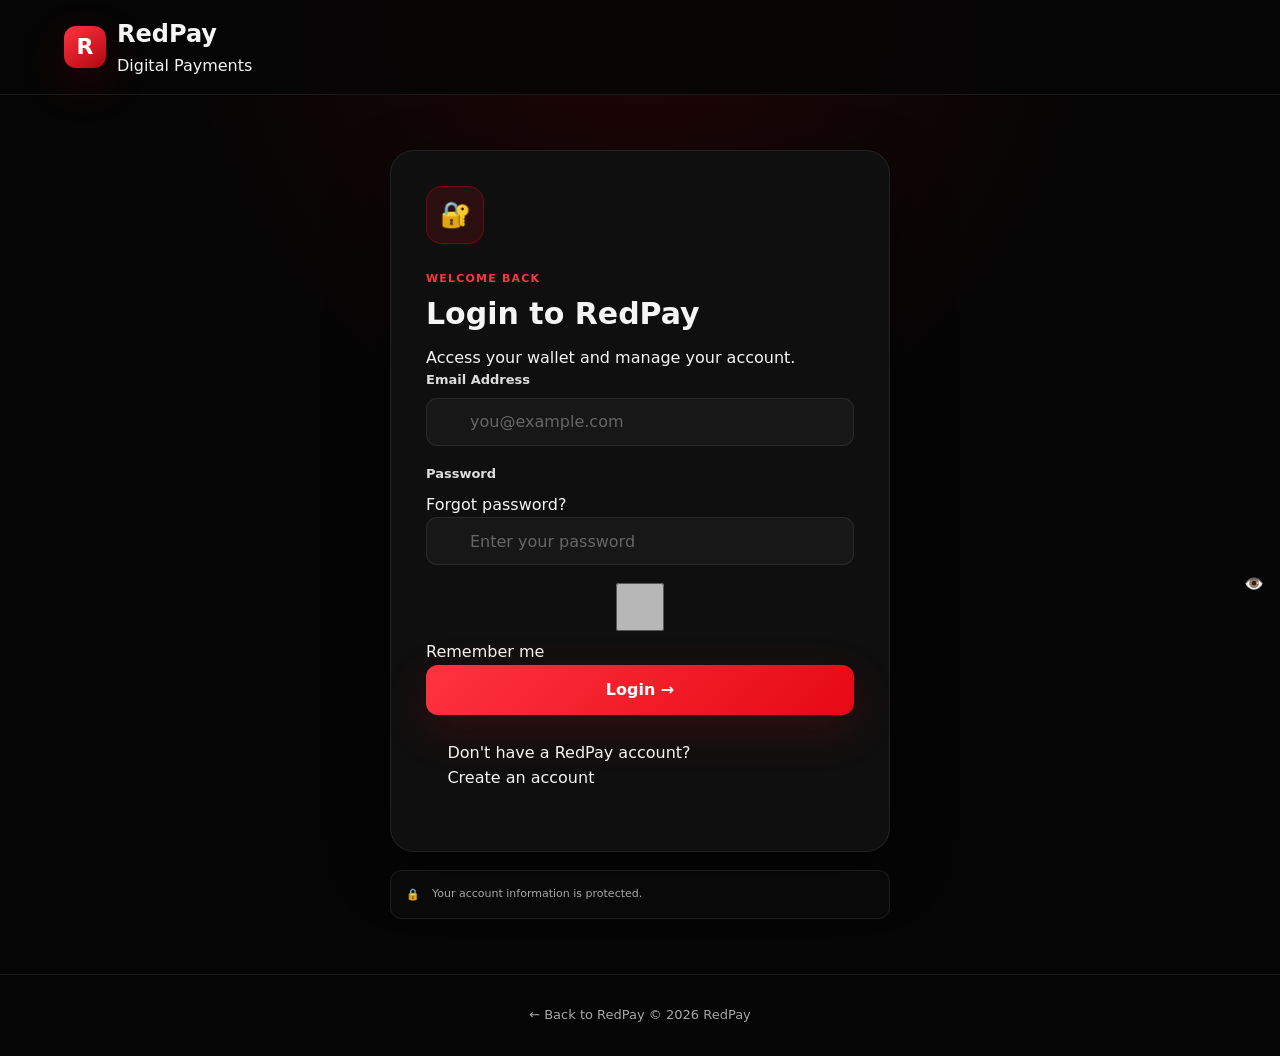
<file: withdraw.html>
<!DOCTYPE html><html lang="en">
<head>
  <meta charset="UTF-8">
  <meta name="viewport" content="width=device-width, initial-scale=1.0">
  <meta name="theme-color" content="#e50914">
  <meta name="description" content="RedPay withdrawal page">
  <title>Withdraw — RedPay</title>  <link rel="stylesheet" href="style.css">
</head><body>  <!-- TOP BAR -->  <header class="topbar"><div class="brand">
  <div class="brand-logo">R</div>

  <div>
    <h2>RedPay</h2>
    <span>Digital Payments</span>
  </div>
</div>

<div class="nav-actions">

  <a href="dashboard.html" class="profile-button">
    ← Dashboard
  </a>

  <button id="logoutBtn" class="logout-button">
    Logout
  </button>

</div>

  </header>  <!-- MAIN -->  <main class="withdraw-container"><!-- PAGE HEADER -->
<section class="dashboard-header">

  <div>
    <span class="eyebrow">REDPAY WALLET</span>

    <h1>
      Withdraw Funds 💸
    </h1>

    <p>
      Enter the amount you want to withdraw.
    </p>
  </div>

  <div class="status-badge">
    <span class="status-dot"></span>
    Account Active
  </div>

</section>


<!-- BALANCE -->
<section class="withdraw-balance-card">

  <div>

    <span>Available Balance</span>

    <h2 id="availableBalance">
      ₦0.00
    </h2>

  </div>

  <div class="balance-icon">
    ₦
  </div>

</section>


<!-- WITHDRAW FORM -->
<section class="withdraw-card">

  <div class="card-heading">

    <span>WITHDRAWAL REQUEST</span>

    <h2>Withdrawal Details</h2>

    <p>
      Make sure your account information is correct
      before submitting your request.
    </p>

  </div>


  <form id="withdrawForm">

    <!-- AMOUNT -->
    <div class="form-group">

      <label for="amount">
        Withdrawal Amount
      </label>

      <div class="input-money">

        <span>₦</span>

        <input
          type="number"
          id="amount"
          name="amount"
          placeholder="0.00"
          min="1"
          step="0.01"
          required
        >

      </div>

      <small>
        Available:
        <strong id="availableSmall">
          ₦0.00
        </strong>
      </small>

    </div>


    <!-- BANK NAME -->
    <div class="form-group">

      <label for="bank">
        Bank Name
      </label>

      <select
        id="bank"
        name="bank"
        required
      >

        <option value="">
          Select your bank
        </option>

        <option value="Access Bank">
          Access Bank
        </option>

        <option value="GTBank">
          GTBank
        </option>

        <option value="First Bank">
          First Bank
        </option>

        <option value="UBA">
          UBA
        </option>

        <option value="Zenith Bank">
          Zenith Bank
        </option>

        <option value="OPay">
          OPay
        </option>

        <option value="PalmPay">
          PalmPay
        </option>

        <option value="Kuda">
          Kuda
        </option>

        <option value="Moniepoint">
          Moniepoint
        </option>

        <option value="Other">
          Other
        </option>

      </select>

    </div>


    <!-- ACCOUNT NUMBER -->
    <div class="form-group">

      <label for="accountNumber">
        Account Number
      </label>

      <input
        type="text"
        id="accountNumber"
        name="accountNumber"
        placeholder="Enter 10-digit account number"
        inputmode="numeric"
        maxlength="10"
        pattern="[0-9]{10}"
        required
      >

      <small>
        Enter a valid Nigerian bank account number.
      </small>

    </div>


    <!-- ACCOUNT NAME -->
    <div class="form-group">

      <label for="accountName">
        Account Name
      </label>

      <input
        type="text"
        id="accountName"
        name="accountName"
        placeholder="Enter account holder name"
        maxlength="80"
        required
      >

    </div>


    <!-- DESCRIPTION -->
    <div class="form-group">

      <label for="description">
        Description
        <span>(Optional)</span>
      </label>

      <textarea
        id="description"
        name="description"
        rows="3"
        maxlength="150"
        placeholder="What is this withdrawal for?"
      ></textarea>

    </div>


    <!-- NOTICE -->
    <div class="withdraw-notice">

      <div class="notice-icon">
        🔐
      </div>

      <div>

        <h3>Before you continue</h3>

        <p>
          Check the withdrawal amount and bank details
          carefully before submitting your request.
        </p>

      </div>

    </div>


    <!-- SUBMIT -->
    <button
      type="submit"
      id="withdrawBtn"
      class="primary-btn withdraw-submit"
    >
      Request Withdrawal →
    </button>

  </form>

</section>


<!-- WITHDRAWAL INFO -->
<section class="withdraw-info-grid">

  <div class="info-card">

    <div class="feature-icon">
      💰
    </div>

    <h3>Minimum Withdrawal</h3>

    <p>
      The minimum withdrawal amount is ₦100.
    </p>

  </div>


  <div class="info-card">

    <div class="feature-icon">
      🔒
    </div>

    <h3>Secure Request</h3>

    <p>
      Review your details carefully before submitting.
    </p>

  </div>


  <div class="info-card">

    <div class="feature-icon">
      📊
    </div>

    <h3>Track Your Request</h3>

    <p>
      Submitted withdrawals appear in your transaction history.
    </p>

  </div>

</section>

  </main>  <!-- MOBILE NAV -->  <nav class="bottom-nav"><a
  href="dashboard.html"
  class="bottom-nav-item"
>
  <span>⌂</span>
  <small>Home</small>
</a>

<a
  href="withdraw.html"
  class="bottom-nav-item active"
>
  <span>💸</span>
  <small>Withdraw</small>
</a>

<a
  href="history.html"
  class="bottom-nav-item"
>
  <span>📊</span>
  <small>History</small>
</a>

<a
  href="profile.html"
  class="bottom-nav-item"
>
  <span>👤</span>
  <small>Profile</small>
</a>

  </nav>  <!-- JAVASCRIPT -->  <script src="app.js"></script>  <script>

    document.addEventListener(
      "DOMContentLoaded",
      function () {

        /* GET CURRENT BALANCE */

        let balance =
          Number(
            localStorage.getItem(
              "redpayBalance"
            )
          ) || 0;


        const balanceElement =
          document.getElementById(
            "availableBalance"
          );

        const smallBalanceElement =
          document.getElementById(
            "availableSmall"
          );


        updateBalanceDisplay();


        function updateBalanceDisplay() {

          const formatted =
            formatMoney(balance);

          if (balanceElement) {
            balanceElement.textContent =
              formatted;
          }

          if (smallBalanceElement) {
            smallBalanceElement.textContent =
              formatted;
          }

        }


        /* FORM */

        const form =
          document.getElementById(
            "withdrawForm"
          );


        const button =
          document.getElementById(
            "withdrawBtn"
          );


        form.addEventListener(
          "submit",
          function (event) {

            event.preventDefault();


            const amount =
              Number(
                document.getElementById(
                  "amount"
                ).value
              );


            const bank =
              document.getElementById(
                "bank"
              ).value;


            const accountNumber =
              document.getElementById(
                "accountNumber"
              ).value.trim();


            const accountName =
              document.getElementById(
                "accountName"
              ).value.trim();


            const description =
              document.getElementById(
                "description"
              ).value.trim();


            /* VALIDATION */

            if (!amount || amount <= 0) {

              showMessage(
                "Please enter a valid withdrawal amount.",
                "error"
              );

              return;

            }


            if (amount < 100) {

              showMessage(
                "Minimum withdrawal amount is ₦100.",
                "error"
              );

              return;

            }


            if (amount > balance) {

              showMessage(
                "Insufficient wallet balance.",
                "error"
              );

              return;

            }


            if (!bank) {

              showMessage(
                "Please select your bank.",
                "error"
              );

              return;

            }


            if (!/^[0-9]{10}$/.test(accountNumber)) {

              showMessage(
                "Please enter a valid 10-digit account number.",
                "error"
              );

              return;

            }


            if (accountName.length < 2) {

              showMessage(
                "Please enter the account holder name.",
                "error"
              );

              return;

            }


            /* PREVENT DOUBLE SUBMISSION */

            button.disabled = true;

            button.textContent =
              "Processing...";


            /*
             * DEMO WITHDRAWAL
             *
             * This stores the request locally.
             * A real financial application should
             * submit this to a secure backend.
             */

            setTimeout(
              function () {

                /* UPDATE BALANCE */

                balance =
                  balance - amount;


                localStorage.setItem(
                  "redpayBalance",
                  balance.toString()
                );


                /* GET EXISTING TRANSACTIONS */

                let transactions =
                  JSON.parse(
                    localStorage.getItem(
                      "redpayTransactions"
                    ) || "[]"
                  );


                /* CREATE TRANSACTION */

                const transaction = {

                  id:
                    "WD" +
                    Date.now(),

                  type:
                    "withdrawal",

                  amount:
                    amount,

                  bank:
                    bank,

                  accountNumber:
                    accountNumber,

                  accountName:
                    accountName,

                  description:
                    description ||
                    "Wallet withdrawal",

                  status:
                    "pending",

                  date:
                    new Date().toLocaleString(
                      "en-NG"
                    )

                };


                transactions.push(
                  transaction
                );


                localStorage.setItem(
                  "redpayTransactions",
                  JSON.stringify(
                    transactions
                  )
                );


                /* UPDATE DISPLAY */

                updateBalanceDisplay();


                /* SUCCESS */

                showMessage(
                  "Withdrawal request submitted successfully.",
                  "success"
                );


                button.disabled = false;

                button.textContent =
                  "Request Withdrawal →";


                /* RESET FORM */

                form.reset();


                /*
                 * REDIRECT TO HISTORY AFTER
                 * A SHORT DELAY.
                 */

                setTimeout(
                  function () {

                    window.location.href =
                      "history.html";

                  },
                  1800
                );

              },
              700
            );

          }
        );


        /* LOGOUT */

        const logoutBtn =
          document.getElementById(
            "logoutBtn"
          );


        if (logoutBtn) {

          logoutBtn.addEventListener(
            "click",
            function () {

              localStorage.removeItem(
                "redpayLoggedIn"
              );

              window.location.href =
                "login.html";

            }
          );

        }

      }
    );


    /* MONEY FORMAT */

    function formatMoney(amount) {

      return "₦" +
        Number(
          amount || 0
        ).toLocaleString(
          "en-NG",
          {
            minimumFractionDigits: 2,
            maximumFractionDigits: 2
          }
        );

    }


    /* MESSAGE */

    function showMessage(
      message,
      type
    ) {

      const existing =
        document.getElementById(
          "withdrawMessage"
        );


      if (existing) {
        existing.remove();
      }


      const box =
        document.createElement(
          "div"
        );


      box.id =
        "withdrawMessage";


      box.className =
        "withdraw-message " +
        type;


      box.textContent =
        message;


      const form =
        document.getElementById(
          "withdrawForm"
        );


      form.parentNode.insertBefore(
        box,
        form
      );


      setTimeout(
        function () {

          if (box) {
            box.remove();
          }

        },
        4500
      );

    }

  </script></body>
  </html>
</file>
<file: style.css>
/* =========================================================
   REDPAY — GLOBAL STYLESHEET
   Premium dark fintech-style demo UI
   ========================================================= */

:root {
  --red: #e50914;
  --red-dark: #b20710;
  --red-light: #ff3340;

  --black: #050505;
  --black-2: #0a0a0a;
  --surface: #111111;
  --surface-2: #171717;
  --surface-3: #1e1e1e;

  --white: #ffffff;
  --text: #f5f5f5;
  --muted: #a7a7a7;
  --muted-2: #777777;

  --green: #20c77a;
  --yellow: #f5b942;
  --blue: #4d9cff;

  --border: rgba(255, 255, 255, 0.08);
  --border-red: rgba(229, 9, 20, 0.35);

  --shadow: 0 20px 60px rgba(0, 0, 0, 0.45);
  --shadow-red: 0 15px 45px rgba(229, 9, 20, 0.18);

  --radius: 18px;
  --radius-small: 12px;

  --container: 1180px;
}


/* =========================================================
   RESET
   ========================================================= */

* {
  box-sizing: border-box;
  margin: 0;
  padding: 0;
}

html {
  scroll-behavior: smooth;
}

body {
  min-height: 100vh;
  background:
    radial-gradient(
      circle at top right,
      rgba(229, 9, 20, 0.08),
      transparent 32%
    ),
    var(--black);

  color: var(--text);
  font-family:
    Inter,
    system-ui,
    -apple-system,
    BlinkMacSystemFont,
    "Segoe UI",
    sans-serif;

  line-height: 1.6;
}

a {
  color: inherit;
  text-decoration: none;
}

button,
input,
select,
textarea {
  font: inherit;
}

button {
  cursor: pointer;
}

img {
  max-width: 100%;
  display: block;
}


/* =========================================================
   SCROLLBAR
   ========================================================= */

::-webkit-scrollbar {
  width: 8px;
}

::-webkit-scrollbar-track {
  background: #080808;
}

::-webkit-scrollbar-thumb {
  background: #333;
  border-radius: 20px;
}

::-webkit-scrollbar-thumb:hover {
  background: var(--red);
}


/* =========================================================
   GLOBAL CONTAINER
   ========================================================= */

.container {
  width: min(92%, var(--container));
  margin-inline: auto;
}


/* =========================================================
   HEADER / NAVIGATION
   ========================================================= */

.topbar {
  position: sticky;
  top: 0;
  z-index: 1000;

  min-height: 72px;

  display: flex;
  align-items: center;
  justify-content: space-between;

  padding: 12px 5%;

  background: rgba(5, 5, 5, 0.9);
  backdrop-filter: blur(18px);

  border-bottom: 1px solid var(--border);
}

.brand {
  display: inline-flex;
  align-items: center;
  gap: 11px;

  font-weight: 800;
}

.brand-logo {
  width: 42px;
  height: 42px;

  display: grid;
  place-items: center;

  background: linear-gradient(
    145deg,
    var(--red-light),
    var(--red-dark)
  );

  color: white;

  border-radius: 12px;

  font-size: 22px;
  font-weight: 900;

  box-shadow: var(--shadow-red);
}

.brand strong {
  display: block;

  font-size: 18px;
  line-height: 1.1;
}

.brand small {
  display: block;

  margin-top: 3px;

  color: var(--muted);

  font-size: 10px;
  font-weight: 500;
}

.nav-actions {
  display: flex;
  align-items: center;
  gap: 10px;
}

.profile-button,
.logout-button {
  border: 1px solid var(--border);

  border-radius: 10px;

  padding: 9px 14px;

  background: var(--surface);

  color: var(--text);

  transition: 0.2s ease;
}

.profile-button:hover {
  border-color: var(--red);
}

.logout-button {
  color: #ff6971;
}

.logout-button:hover {
  background: rgba(229, 9, 20, 0.12);
  border-color: var(--red);
}


/* =========================================================
   BUTTONS
   ========================================================= */

.btn {
  display: inline-flex;
  align-items: center;
  justify-content: center;
  gap: 8px;

  min-height: 48px;

  padding: 0 20px;

  border: 1px solid transparent;
  border-radius: 12px;

  font-weight: 700;

  transition:
    transform 0.2s ease,
    box-shadow 0.2s ease,
    background 0.2s ease;
}

.btn:hover {
  transform: translateY(-2px);
}

.btn-primary {
  background: linear-gradient(
    135deg,
    var(--red-light),
    var(--red)
  );

  color: white;

  box-shadow: var(--shadow-red);
}

.btn-primary:hover {
  box-shadow:
    0 15px 40px rgba(229, 9, 20, 0.3);
}

.btn-secondary {
  background: var(--surface);
  border-color: var(--border);

  color: var(--white);
}

.btn-secondary:hover {
  border-color: var(--red);
}

.btn-danger {
  background: var(--red);
  color: white;
}


/* =========================================================
   LANDING PAGE
   ========================================================= */

.hero {
  position: relative;
  overflow: hidden;

  padding: 100px 5% 80px;
}

.hero::before {
  content: "";

  position: absolute;

  width: 500px;
  height: 500px;

  top: -180px;
  right: -150px;

  background: rgba(229, 9, 20, 0.12);

  filter: blur(100px);

  border-radius: 50%;
}

.hero-content {
  position: relative;
  z-index: 1;

  width: min(100%, var(--container));
  margin: auto;
}

.hero-text {
  max-width: 700px;
}

.hero h1 {
  margin-bottom: 22px;

  font-size: clamp(42px, 7vw, 78px);
  line-height: 1.02;
  letter-spacing: -3px;
}

.hero h1 span {
  color: var(--red);
}

.hero p {
  max-width: 620px;

  margin-bottom: 28px;

  color: var(--muted);

  font-size: 18px;
}

.hero-actions {
  display: flex;
  flex-wrap: wrap;
  gap: 12px;
}

.tagline {
  margin-top: 22px;

  color: var(--white);

  font-size: 15px;
  font-weight: 700;
}


/* =========================================================
   WALLET PREVIEW
   ========================================================= */

.wallet-preview {
  max-width: 440px;

  margin: 60px auto 0;

  padding: 28px;

  background:
    linear-gradient(
      145deg,
      rgba(229, 9, 20, 0.9),
      rgba(85, 0, 5, 0.95)
    );

  border: 1px solid rgba(255, 255, 255, 0.12);

  border-radius: 24px;

  box-shadow:
    0 35px 80px rgba(0, 0, 0, 0.45),
    var(--shadow-red);
}

.wallet-top {
  display: flex;
  justify-content: space-between;
  align-items: center;

  margin-bottom: 45px;
}

.wallet-label {
  color: rgba(255, 255, 255, 0.7);

  font-size: 13px;
}

.wallet-balance {
  margin-top: 8px;

  font-size: 38px;
  font-weight: 900;
}

.wallet-number {
  color: rgba(255, 255, 255, 0.65);

  font-size: 13px;
}


/* =========================================================
   FEATURES
   ========================================================= */

.features,
.steps-section,
.cta-section {
  width: min(92%, var(--container));

  margin: auto;
}

.features {
  padding: 70px 0;
}

.section-heading {
  max-width: 650px;

  margin-bottom: 35px;
}

.section-heading h2 {
  margin-bottom: 10px;

  font-size: clamp(28px, 5vw, 44px);
}

.section-heading p {
  color: var(--muted);
}

.feature-grid {
  display: grid;

  grid-template-columns:
    repeat(4, 1fr);

  gap: 16px;
}

.feature-card {
  padding: 25px;

  background: var(--surface);

  border: 1px solid var(--border);

  border-radius: var(--radius);

  transition: 0.25s ease;
}

.feature-card:hover {
  transform: translateY(-5px);

  border-color: var(--border-red);

  box-shadow: var(--shadow-red);
}

.feature-icon {
  width: 48px;
  height: 48px;

  display: grid;
  place-items: center;

  margin-bottom: 20px;

  background: rgba(229, 9, 20, 0.12);

  border-radius: 12px;

  font-size: 22px;
}

.feature-card h3 {
  margin-bottom: 8px;
}

.feature-card p {
  color: var(--muted);

  font-size: 14px;
}


/* =========================================================
   STEPS
   ========================================================= */

.steps-section {
  padding: 70px 0;
}

.steps-grid {
  display: grid;

  grid-template-columns:
    repeat(3, 1fr);

  gap: 18px;
}

.step-card {
  padding: 28px;

  background: var(--surface);

  border: 1px solid var(--border);

  border-radius: var(--radius);
}

.step-number {
  width: 42px;
  height: 42px;

  display: grid;
  place-items: center;

  margin-bottom: 18px;

  background: var(--red);

  border-radius: 50%;

  font-weight: 900;
}

.step-card p {
  color: var(--muted);
}


/* =========================================================
   CTA
   ========================================================= */

.cta-section {
  padding: 80px 0;
}

.cta-card {
  padding: 55px 30px;

  text-align: center;

  background:
    radial-gradient(
      circle at center,
      rgba(229, 9, 20, 0.18),
      transparent 65%
    ),
    var(--surface);

  border: 1px solid var(--border-red);

  border-radius: 25px;
}

.cta-card h2 {
  margin-bottom: 12px;

  font-size: clamp(28px, 5vw, 45px);
}

.cta-card p {
  max-width: 600px;

  margin: 0 auto 25px;

  color: var(--muted);
}


/* =========================================================
   FOOTER
   ========================================================= */

footer {
  border-top: 1px solid var(--border);

  color: var(--muted);

  text-align: center;

  padding: 30px 5%;

  font-size: 13px;
}


/* =========================================================
   AUTH PAGES
   ========================================================= */

.auth-page {
  min-height: 100vh;

  display: flex;
  flex-direction: column;

  background:
    radial-gradient(
      circle at top,
      rgba(229, 9, 20, 0.12),
      transparent 38%
    ),
    var(--black);
}

.auth-header {
  min-height: 75px;

  display: flex;
  align-items: center;
  justify-content: space-between;

  padding: 15px 5%;

  border-bottom: 1px solid var(--border);

  background: rgba(5, 5, 5, 0.8);
}

.auth-brand {
  display: inline-flex;
  align-items: center;
  gap: 11px;
}

.auth-brand strong {
  display: block;

  font-size: 18px;
}

.auth-brand small {
  display: block;

  color: var(--muted);

  font-size: 10px;
}

.auth-header-link {
  color: var(--muted);

  font-size: 13px;
}

.auth-header-link strong {
  margin-left: 4px;

  color: var(--red-light);
}

.auth-container {
  width: min(92%, 500px);

  margin: auto;

  padding: 55px 0;
}

.auth-card {
  padding: 35px;

  background: rgba(17, 17, 17, 0.92);

  border: 1px solid var(--border);

  border-radius: 24px;

  box-shadow: var(--shadow);
}

.auth-icon {
  width: 58px;
  height: 58px;

  display: grid;
  place-items: center;

  margin-bottom: 20px;

  background: rgba(229, 9, 20, 0.13);

  border: 1px solid var(--border-red);

  border-radius: 16px;

  font-size: 25px;
}

.auth-card h1 {
  margin-bottom: 7px;

  font-size: 30px;
}

.auth-subtitle {
  margin-bottom: 25px;

  color: var(--muted);

  font-size: 14px;
}


/* =========================================================
   AUTH MESSAGE
   ========================================================= */

.auth-message {
  margin-bottom: 18px;

  padding: 13px 15px;

  border-radius: 10px;

  font-size: 13px;
}

.auth-message.error {
  background: rgba(229, 9, 20, 0.12);

  border: 1px solid rgba(229, 9, 20, 0.3);

  color: #ff7880;
}

.auth-message.success {
  background: rgba(32, 199, 122, 0.1);

  border: 1px solid rgba(32, 199, 122, 0.3);

  color: #67e5a5;
}

.auth-message.info {
  background: rgba(77, 156, 255, 0.1);

  border: 1px solid rgba(77, 156, 255, 0.25);

  color: #8cbcff;
}


/* =========================================================
   FORMS
   ========================================================= */

.form-group {
  margin-bottom: 18px;
}

.form-group label {
  display: block;

  margin-bottom: 7px;

  color: #ddd;

  font-size: 13px;
  font-weight: 700;
}

.input-wrapper {
  position: relative;

  display: flex;
  align-items: center;
}

.input-icon {
  position: absolute;
  left: 14px;

  z-index: 2;

  font-size: 15px;
}

input,
select,
textarea {
  width: 100%;

  border: 1px solid var(--border);

  outline: none;

  background: var(--surface-2);

  color: var(--white);

  border-radius: 11px;

  transition:
    border-color 0.2s ease,
    box-shadow 0.2s ease;
}

input,
select {
  height: 48px;

  padding: 0 15px 0 43px;
}

textarea {
  min-height: 120px;

  padding: 14px;
  
  resize: vertical;
}

input::placeholder,
textarea::placeholder {
  color: #666;
}

input:focus,
select:focus,
textarea:focus {
  border-color: var(--red);

  box-shadow:
    0 0 0 3px rgba(229, 9, 20, 0.09);
}

input:disabled,
input:read-only {
  opacity: 0.7;
}

select {
  appearance: none;
}

.password-toggle {
  position: absolute;

  right: 8px;

  width: 36px;
  height: 36px;

  display: grid;
  place-items: center;

  border: none;

  background: transparent;

  color: var(--muted);
}

.password-wrapper input {
  padding-right: 50px;
}

.field-hint {
  display: block;

  margin-top: 6px;

  color: var(--muted-2);

  font-size: 11px;
}


/* =========================================================
   CHECKBOX
   ========================================================= */

.checkbox-row {
  display: flex;

  align-items: flex-start;

  gap: 10px;

  color: var(--muted);

  font-size: 12px;

  cursor: pointer;
}

.checkbox-row input {
  width: 17px;
  height: 17px;

  margin-top: 2px;

  padding: 0;

  accent-color: var(--red);

  flex-shrink: 0;
}

.checkbox-row a {
  color: var(--red-light);

  text-decoration: underline;
}

.terms-row {
  margin: 18px 0;
}


/* =========================================================
   AUTH SUBMIT
   ========================================================= */

.auth-submit {
  width: 100%;
  height: 50px;

  border: none;

  border-radius: 12px;

  background:
    linear-gradient(
      135deg,
      var(--red-light),
      var(--red)
    );

  color: white;

  font-weight: 800;

  box-shadow: var(--shadow-red);

  transition: 0.2s ease;
}

.auth-submit:hover {
  transform: translateY(-1px);
}

.auth-submit:disabled {
  opacity: 0.65;

  cursor: not-allowed;

  transform: none;
}

.auth-switch {
  margin-top: 22px;

  color: var(--muted);

  text-align: center;

  font-size: 13px;
}

.auth-switch a {
  color: var(--red-light);

  font-weight: 700;
}

.auth-security {
  display: flex;

  gap: 12px;

  margin-top: 18px;

  padding: 15px;

  background: rgba(255, 255, 255, 0.025);

  border: 1px solid var(--border);

  border-radius: 12px;

  color: var(--muted);

  font-size: 11px;
}

.auth-security strong {
  display: block;

  margin-bottom: 3px;

  color: #ddd;
}

.auth-security p {
  line-height: 1.5;
}

.auth-footer {
  margin-top: auto;

  padding: 25px 5%;
}


/* =========================================================
   DASHBOARD
   ========================================================= */

.dashboard-container {
  width: min(92%, var(--container));

  margin: auto;

  padding: 40px 0 100px;
}

.dashboard-header {
  display: flex;

  align-items: flex-start;

  justify-content: space-between;

  gap: 20px;

  margin-bottom: 28px;
}

.dashboard-header h1 {
  margin-top: 5px;

  font-size: clamp(27px, 5vw, 40px);
}

.eyebrow {
  color: var(--red-light);

  font-size: 11px;
  font-weight: 800;

  letter-spacing: 1.2px;

  text-transform: uppercase;
}

.status-badge {
  display: inline-flex;

  align-items: center;

  gap: 6px;

  padding: 7px 10px;

  background: rgba(32, 199, 122, 0.08);

  border: 1px solid rgba(32, 199, 122, 0.25);

  border-radius: 30px;

  color: #62dda0;

  font-size: 11px;
  font-weight: 700;
}


/* =========================================================
   BALANCE GRID
   ========================================================= */

.balance-grid {
  display: grid;

  grid-template-columns:
    2fr 1fr 1fr 1fr;

  gap: 15px;

  margin-bottom: 25px;
}

.primary-balance,
.stat-card {
  min-height: 150px;

  padding: 24px;

  border: 1px solid var(--border);

  border-radius: var(--radius);

  background: var(--surface);

  box-shadow: 0 12px 35px rgba(0, 0, 0, 0.2);
}

.primary-balance {
  background:
    radial-gradient(
      circle at top right,
      rgba(255, 255, 255, 0.09),
      transparent 45%
    ),
    linear-gradient(
      135deg,
      #bc0711,
      #6d0308
    );

  border-color: rgba(255, 255, 255, 0.1);
}

.balance-label,
.stat-label {
  color: rgba(255, 255, 255, 0.65);

  font-size: 12px;
}

.balance-amount {
  margin: 8px 0;

  font-size: clamp(28px, 4vw, 43px);

  font-weight: 900;
}

.balance-meta {
  color: rgba(255, 255, 255, 0.6);

  font-size: 11px;
}

.stat-card h3 {
  margin-top: 10px;

  font-size: 24px;
}

.stat-card small {
  display: block;

  margin-top: 4px;

  color: var(--muted);

  font-size: 11px;
}


/* =========================================================
   QUICK ACTIONS
   ========================================================= */

.quick-actions {
  display: grid;

  grid-template-columns:
    repeat(3, 1fr);

  gap: 15px;

  margin-bottom: 30px;
}

.action-card {
  display: block;

  padding: 22px;

  background: var(--surface);

  border: 1px solid var(--border);

  border-radius: var(--radius);

  transition: 0.2s ease;
}

.action-card:hover {
  transform: translateY(-3px);

  border-color: var(--border-red);

  box-shadow: var(--shadow-red);
}

.action-icon {
  width: 45px;
  height: 45px;

  display: grid;
  place-items: center;

  margin-bottom: 15px;

  background: rgba(229, 9, 20, 0.1);

  border-radius: 12px;
}

.action-card h3 {
  margin-bottom: 5px;
}

.action-card p {
  color: var(--muted);

  font-size: 12px;
}


/* =========================================================
   DASHBOARD SECTIONS
   ========================================================= */

.dashboard-section {
  margin-bottom: 28px;
}

.section-title {
  display: flex;

  align-items: center;

  justify-content: space-between;

  gap: 15px;

  margin-bottom: 14px;
}

.section-title h2 {
  font-size: 20px;
}

.view-all {
  color: var(--red-light);

  font-size: 12px;
  font-weight: 700;
}


/* =========================================================
   TRANSACTIONS
   ========================================================= */

.transactions-card,
.account-info-card {
  overflow: hidden;

  background: var(--surface);

  border: 1px solid var(--border);

  border-radius: var(--radius);
}

.transaction-row {
  display: flex;

  align-items: center;

  justify-content: space-between;

  gap: 15px;

  padding: 17px 20px;

  border-bottom: 1px solid var(--border);
}

.transaction-row:last-child {
  border-bottom: none;
}

.transaction-left {
  display: flex;

  align-items: center;

  gap: 12px;

  min-width: 0;
}

.transaction-icon {
  width: 42px;
  height: 42px;

  display: grid;
  place-items: center;

  flex-shrink: 0;

  background: rgba(255, 255, 255, 0.05);

  border-radius: 11px;
}

.transaction-name {
  overflow: hidden;

  text-overflow: ellipsis;

  white-space: nowrap;

  font-weight: 700;

  font-size: 13px;
}

.transaction-date {
  color: var(--muted);

  font-size: 10px;
}

.transaction-amount {
  white-space: nowrap;

  font-weight: 800;

  font-size: 13px;
}

.transaction-amount.deposit {
  color: var(--green);
}

.transaction-amount.withdrawal {
  color: #ff6670;
}

.transaction-status {
  display: inline-block;

  margin-top: 4px;

  padding: 3px 7px;

  border-radius: 20px;

  font-size: 9px;
  font-weight: 700;
}

.transaction-status.completed {
  background: rgba(32, 199, 122, 0.1);
  color: #62dda0;
}

.transaction-status.pending {
  background: rgba(245, 185, 66, 0.1);
  color: #f5c85f;
}

.transaction-status.failed {
  background: rgba(229, 9, 20, 0.1);
  color: #ff6670;
}

.empty-transactions {
  padding: 45px 20px;

  color: var(--muted);

  text-align: center;

  font-size: 13px;
}


/* =========================================================
   ACCOUNT INFO
   ========================================================= */

.info-row {
  display: flex;
  align-items: center;
  justify-content: space-between;
  gap: 15px;

  padding: 16px 20px;

  border-bottom: 1px solid var(--border);
}

.info-row:last-child {
  border-bottom: none;
}

.info-label {
  display: flex;
  align-items: center;
  gap: 9px;

  color: var(--muted);
  font-size: 12px;
}

.info-icon {
  font-size: 15px;
}

.info-value {
  max-width: 60%;

  overflow: hidden;
  text-overflow: ellipsis;
  white-space: nowrap;

  text-align: right;

  color: var(--text);
  font-size: 13px;
  font-weight: 700;
}

.verified {
  color: var(--green);
}


/* =========================================================
   SECURITY NOTICE
   ========================================================= */

.security-notice {
  display: flex;
  align-items: flex-start;
  gap: 12px;

  margin-top: 20px;
  padding: 17px;

  background: rgba(77, 156, 255, 0.06);

  border: 1px solid rgba(77, 156, 255, 0.15);

  border-radius: 13px;

  color: var(--muted);
  font-size: 11px;
}

.security-notice strong {
  display: block;
  margin-bottom: 4px;
  color: var(--text);
}


/* =========================================================
   BOTTOM MOBILE NAVIGATION
   ========================================================= */

.bottom-nav {
  display: none;
}

.bottom-nav-item {
  text-decoration: none;
  color: var(--muted);
}

.bottom-nav-item.active {
  color: var(--red-light);
}


/* =========================================================
   PAGE CONTAINER
   ========================================================= */

.page-container {
  width: min(92%, 800px);

  margin: 0 auto;

  padding: 40px 0 100px;
}

.page-header {
  margin-bottom: 25px;
}

.page-header h1 {
  margin-top: 5px;

  font-size: clamp(28px, 5vw, 40px);
}

.page-header p {
  margin-top: 7px;

  color: var(--muted);

  font-size: 13px;
}


/* =========================================================
   FORM CARD
   ========================================================= */

.form-card {
  padding: 28px;

  background: var(--surface);

  border: 1px solid var(--border);

  border-radius: var(--radius);

  box-shadow: var(--shadow);
}

.form-card h2 {
  margin-bottom: 20px;

  font-size: 20px;
}

.form-grid {
  display: grid;

  grid-template-columns: repeat(2, 1fr);

  gap: 18px;
}

.form-full {
  grid-column: 1 / -1;
}


/* =========================================================
   WITHDRAW PAGE
   ========================================================= */

.withdraw-balance {
  margin-bottom: 20px;

  padding: 22px;

  background:
    linear-gradient(
      135deg,
      rgba(229, 9, 20, 0.2),
      rgba(229, 9, 20, 0.04)
    );

  border: 1px solid var(--border-red);

  border-radius: var(--radius);
}

.withdraw-balance-label {
  color: var(--muted);

  font-size: 12px;
}

.withdraw-balance-value {
  margin-top: 5px;

  font-size: 32px;

  font-weight: 900;
}

.withdraw-message {
  margin: 15px 0;

  padding: 14px;

  border-radius: 11px;

  font-size: 13px;
}

.withdraw-message.success {
  background: rgba(32, 199, 122, 0.1);

  border: 1px solid rgba(32, 199, 122, 0.25);

  color: #62dda0;
}

.withdraw-message.error {
  background: rgba(229, 9, 20, 0.1);

  border: 1px solid rgba(229, 9, 20, 0.25);

  color: #ff6871;
}


/* =========================================================
   HISTORY PAGE
   ========================================================= */

.history-summary {
  display: grid;

  grid-template-columns: repeat(3, 1fr);

  gap: 14px;

  margin-bottom: 22px;
}

.history-stat {
  padding: 20px;

  background: var(--surface);

  border: 1px solid var(--border);

  border-radius: var(--radius-small);
}

.history-stat span {
  display: block;

  color: var(--muted);

  font-size: 11px;
}

.history-stat strong {
  display: block;

  margin-top: 5px;

  font-size: 22px;
}

.history-filters {
  display: grid;

  grid-template-columns: 2fr 1fr 1fr;

  gap: 10px;

  margin-bottom: 18px;
}

.history-filters input,
.history-filters select {
  padding-left: 14px;
}

.history-list {
  overflow: hidden;

  background: var(--surface);

  border: 1px solid var(--border);

  border-radius: var(--radius);
}

.history-item {
  padding: 19px;

  border-bottom: 1px solid var(--border);
}

.history-item:last-child {
  border-bottom: none;
}

.history-item-top {
  display: flex;

  justify-content: space-between;

  gap: 15px;
}

.history-item-name {
  font-weight: 800;

  font-size: 14px;
}

.history-item-meta {
  margin-top: 4px;

  color: var(--muted);

  font-size: 11px;
}

.history-item-amount {
  font-weight: 900;

  white-space: nowrap;
}

.history-item-bottom {
  display: flex;

  justify-content: space-between;

  align-items: center;

  margin-top: 10px;

  color: var(--muted);

  font-size: 11px;
}

.clear-history-btn {
  margin-top: 15px;

  padding: 10px 14px;

  background: transparent;

  border: 1px solid rgba(229, 9, 20, 0.3);

  border-radius: 10px;

  color: #ff6971;

  font-size: 12px;
}

.clear-history-btn:hover {
  background: rgba(229, 9, 20, 0.08);
}


/* =========================================================
   PROFILE
   ========================================================= */

.profile-hero {
  display: flex;

  align-items: center;

  gap: 18px;

  margin-bottom: 25px;

  padding: 25px;

  background:
    linear-gradient(
      135deg,
      rgba(229, 9, 20, 0.12),
      transparent
    );

  border: 1px solid var(--border);

  border-radius: var(--radius);
}

.profile-avatar {
  width: 75px;
  height: 75px;

  display: grid;
  place-items: center;

  flex-shrink: 0;

  background:
    linear-gradient(
      145deg,
      var(--red-light),
      var(--red-dark)
    );

  border-radius: 50%;

  color: white;

  font-size: 25px;
  font-weight: 900;
}

.profile-hero h1 {
  font-size: 24px;
}

.profile-hero p {
  color: var(--muted);

  font-size: 12px;
}

.profile-summary {
  display: grid;

  grid-template-columns: repeat(3, 1fr);

  gap: 14px;

  margin-bottom: 20px;
}

.profile-summary-card {
  padding: 18px;

  background: var(--surface);

  border: 1px solid var(--border);

  border-radius: var(--radius-small);
}

.profile-summary-card span {
  display: block;

  color: var(--muted);

  font-size: 10px;
}

.profile-summary-card strong {
  display: block;

  margin-top: 5px;

  overflow: hidden;

  text-overflow: ellipsis;

  white-space: nowrap;

  font-size: 15px;
}


/* =========================================================
   RESPONSIVE — TABLET
   ========================================================= */

@media (max-width: 1000px) {

  .feature-grid {
    grid-template-columns: repeat(2, 1fr);
  }

  .balance-grid {
    grid-template-columns: repeat(2, 1fr);
  }

  .primary-balance {
    grid-column: 1 / -1;
  }
}


/* =========================================================
   RESPONSIVE — MOBILE
   ========================================================= */

@media (max-width: 700px) {

  body {
    padding-bottom: 65px;
  }


  /* HEADER */

  .topbar {
    padding: 10px 4%;
  }

  .brand-logo {
    width: 38px;
    height: 38px;

    font-size: 19px;
  }

  .brand strong {
    font-size: 16px;
  }

  .brand small {
    font-size: 9px;
  }

  .profile-button,
  .logout-button {
    padding: 8px 10px;

    font-size: 11px;
  }


  /* AUTH */

  .auth-header {
    padding: 12px 4%;
  }

  .auth-header-link {
    display: none;
  }

  .auth-container {
    width: 92%;

    padding: 30px 0;
  }

  .auth-card {
    padding: 24px 18px;

    border-radius: 18px;
  }

  .auth-card h1 {
    font-size: 26px;
  }


  /* DASHBOARD */

  .dashboard-container {
    width: 92%;

    padding-top: 25px;
  }

  .dashboard-header {
    display: block;
  }

  .dashboard-header .status-badge {
    margin-top: 12px;
  }

  .balance-grid {
    grid-template-columns: repeat(2, 1fr);
  }

  .primary-balance {
    grid-column: 1 / -1;
  }

  .quick-actions {
    grid-template-columns: 1fr;
  }


  /* PAGE */

  .page-container {
    width: 92%;

    padding-top: 28px;
  }

  .form-card {
    padding: 20px 17px;
  }

  .form-grid {
    grid-template-columns: 1fr;
  }

  .form-full {
    grid-column: auto;
  }


  /* HISTORY */

  .history-summary {
    grid-template-columns: 1fr;
  }

  .history-filters {
    grid-template-columns: 1fr;
  }


  /* PROFILE */

  .profile-summary {
    grid-template-columns: 1fr;
  }


  /* BOTTOM NAV */

  .bottom-nav {
    position: fixed;

    left: 0;
    right: 0;
    bottom: 0;

    z-index: 9999;

    display: grid;

    grid-template-columns: repeat(4, 1fr);

    height: 64px;

    background: rgba(10, 10, 10, 0.96);

    backdrop-filter: blur(15px);

    border-top: 1px solid var(--border);
  }

  .bottom-nav-item {
    display: flex;

    align-items: center;
    justify-content: center;

    flex-direction: column;

    gap: 2px;

    color: var(--muted);

    font-size: 9px;

    transition: 0.2s ease;
  }

  .bottom-nav-item span:first-child {
    font-size: 18px;
  }

  .bottom-nav-item:hover,
  .bottom-nav-item.active {
    color: var(--red-light);
  }


  /* TRANSACTIONS */

  .transaction-row {
    padding: 14px 15px;
  }

  .transaction-amount {
    font-size: 11px;
  }

  .transaction-name {
    max-width: 145px;
  }


  /* ACCOUNT INFO */

  .info-row {
    padding: 14px 15px;
  }

  .info-value {
    max-width: 55%;
  }
}


/* =========================================================
   SMALL PHONES
   ========================================================= */

@media (max-width: 400px) {

  .nav-actions {
    gap: 5px;
  }

  .profile-button,
  .logout-button {
    padding: 7px 8px;

    font-size: 10px;
  }

  .balance-grid {
    gap: 9px;
  }

  .primary-balance,
  .stat-card {
    padding: 17px;
  }

  .balance-amount {
    font-size: 27px;
  }

  .stat-card h3 {
    font-size: 18px;
  }

  .profile-hero {
    padding: 18px;
  }

  .profile-avatar {
    width: 60px;
    height: 60px;

    font-size: 20px;
  }
}


/* =========================================================
   ACCESSIBILITY
   ========================================================= */

button:focus-visible,
a:focus-visible,
input:focus-visible,
select:focus-visible,
textarea:focus-visible {
  outline: 2px solid var(--red-light);

  outline-offset: 3px;
}


/* =========================================================
   UTILITY CLASSES
   ========================================================= */

.text-red {
  color: var(--red-light);
}

.text-muted {
  color: var(--muted);
}

.text-green {
  color: var(--green);
}

.text-center {
  text-align: center;
}

.hidden {
  display: none !important;
}

.mt-20 {
  margin-top: 20px;
}

.mb-20 {
  margin-bottom: 20px;
}
</file>
